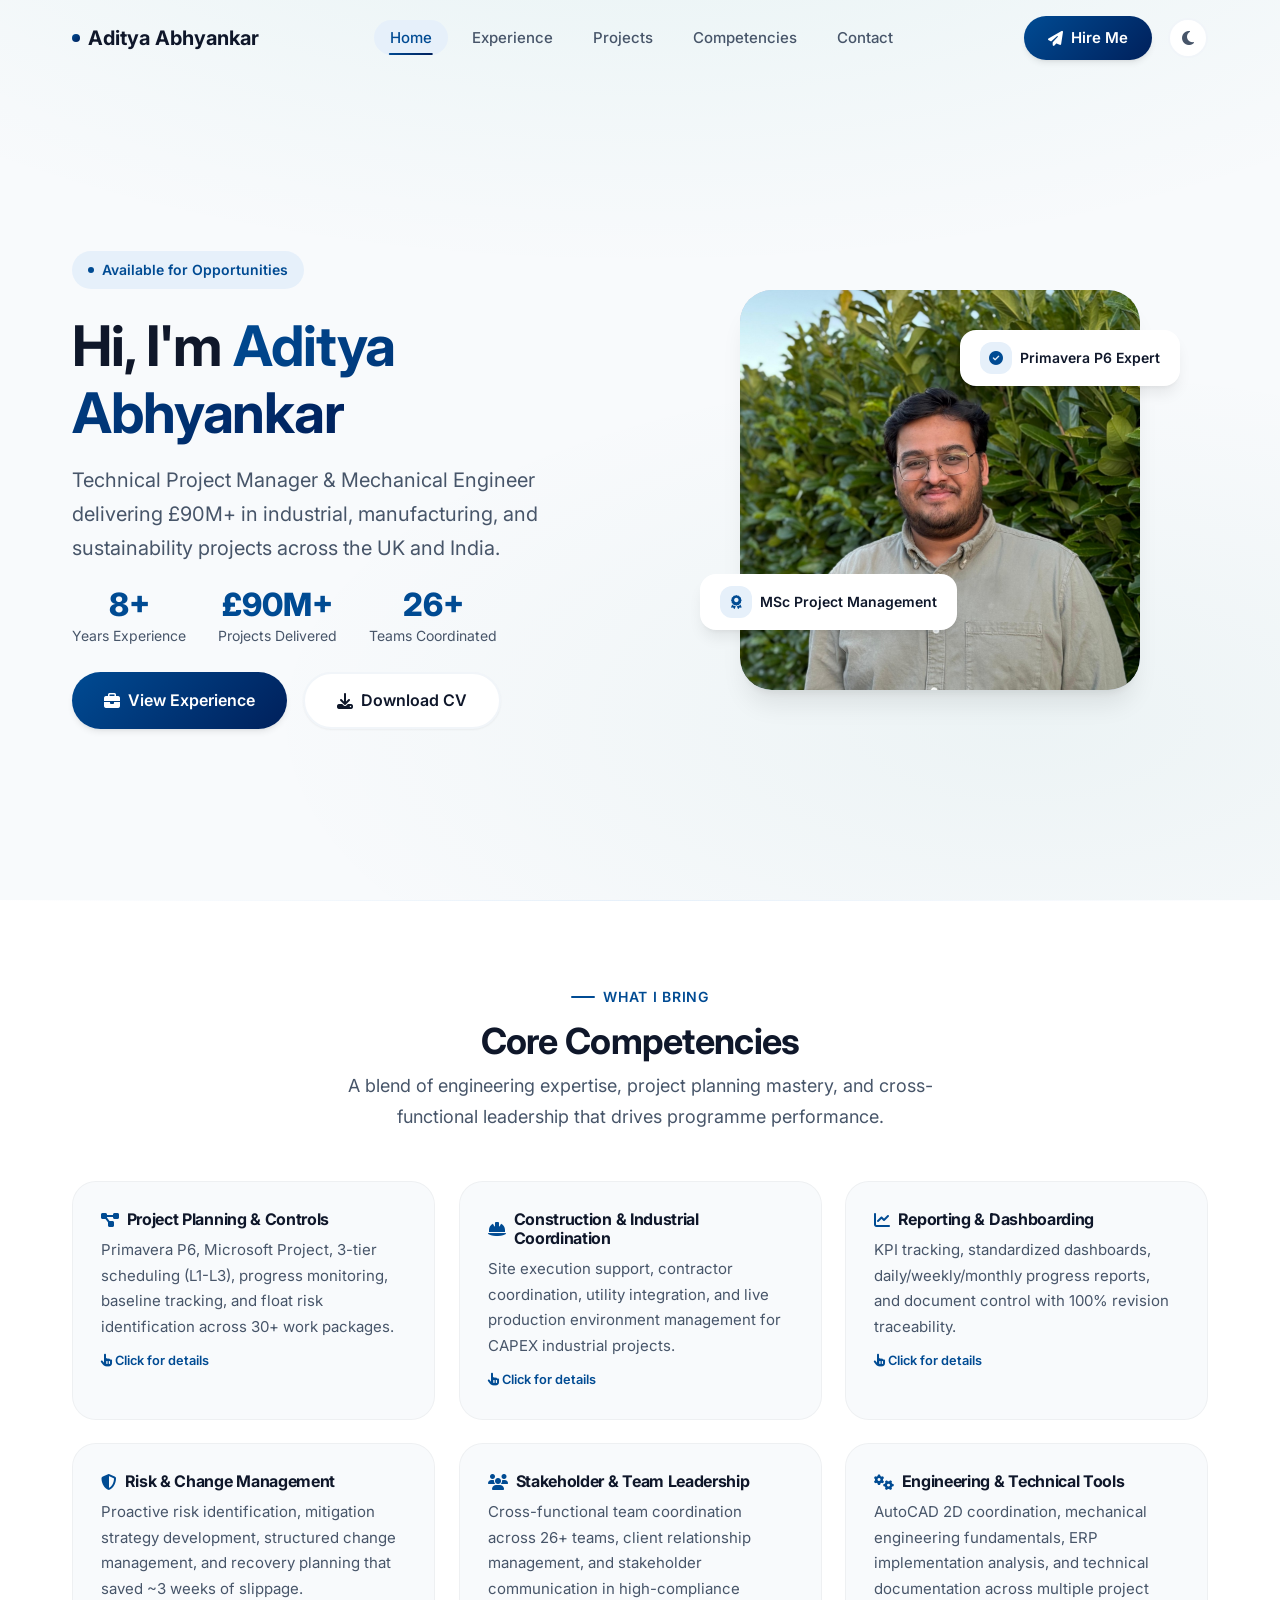
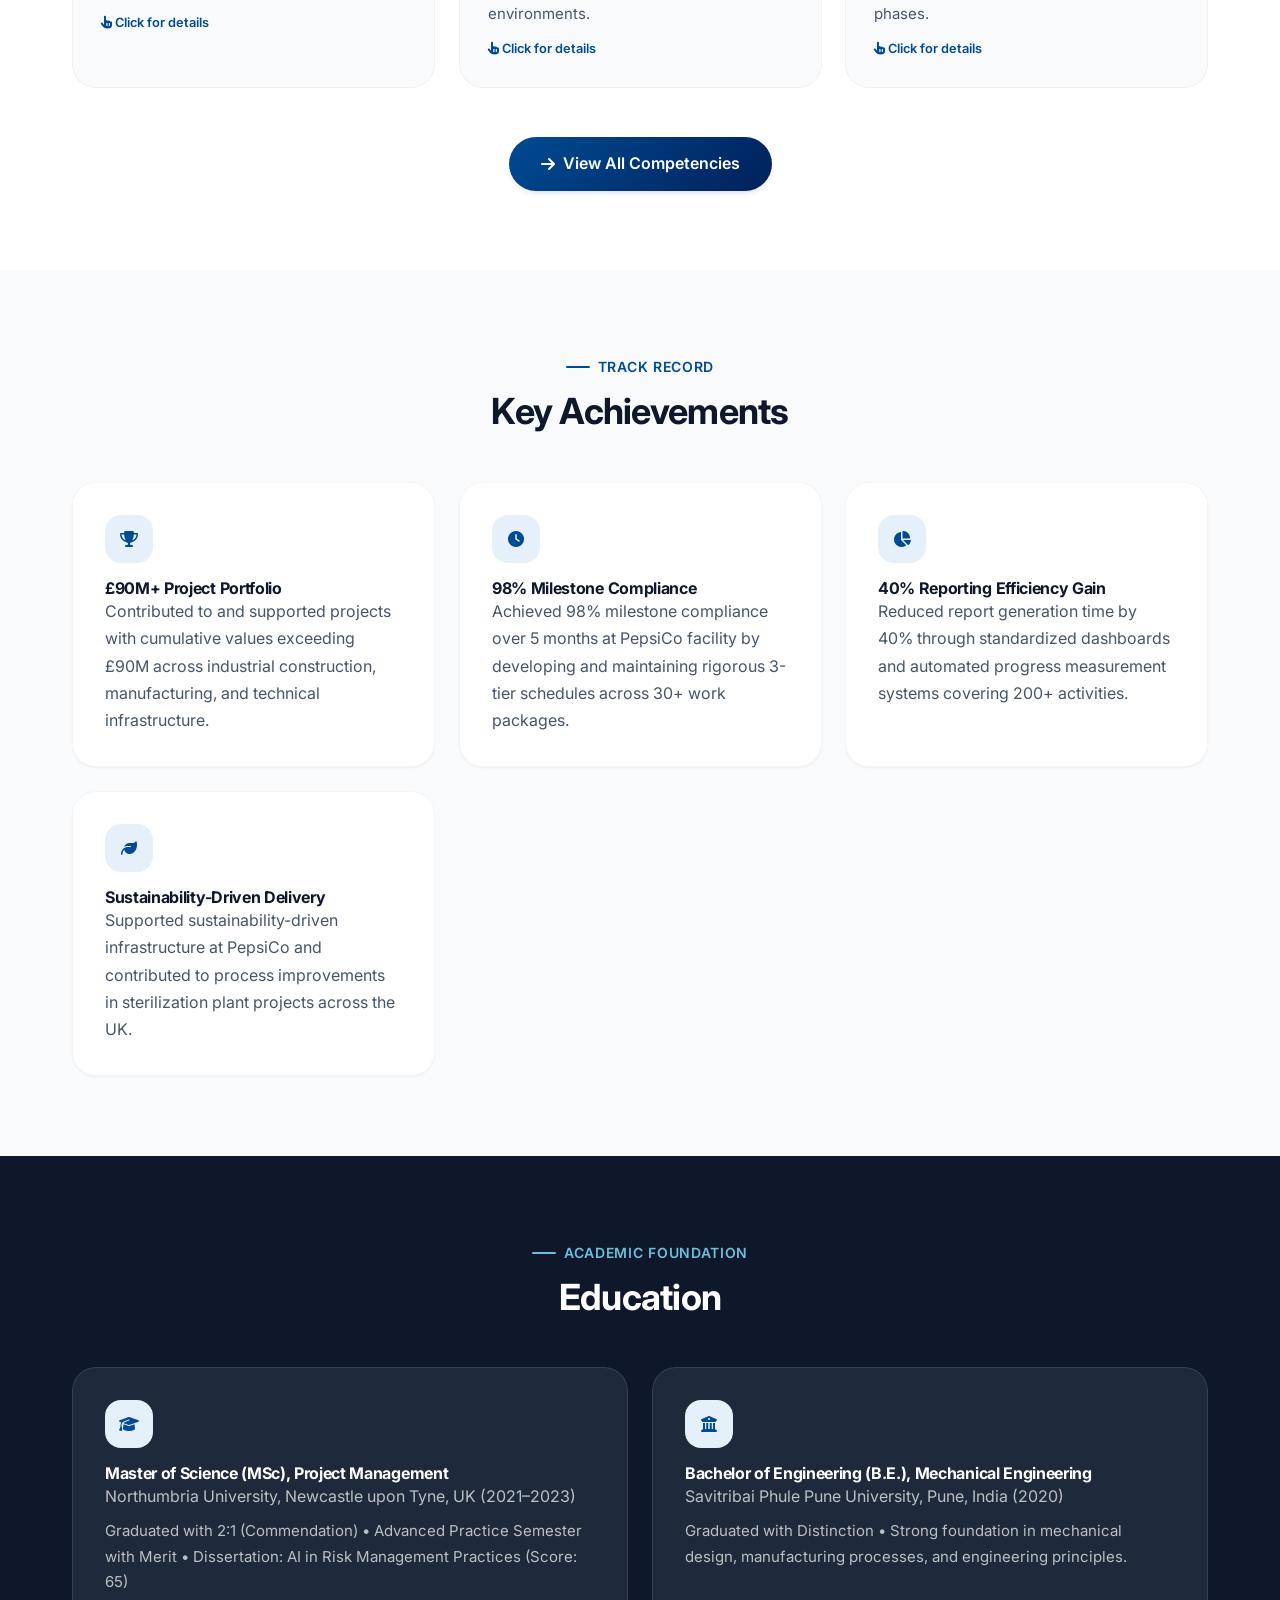
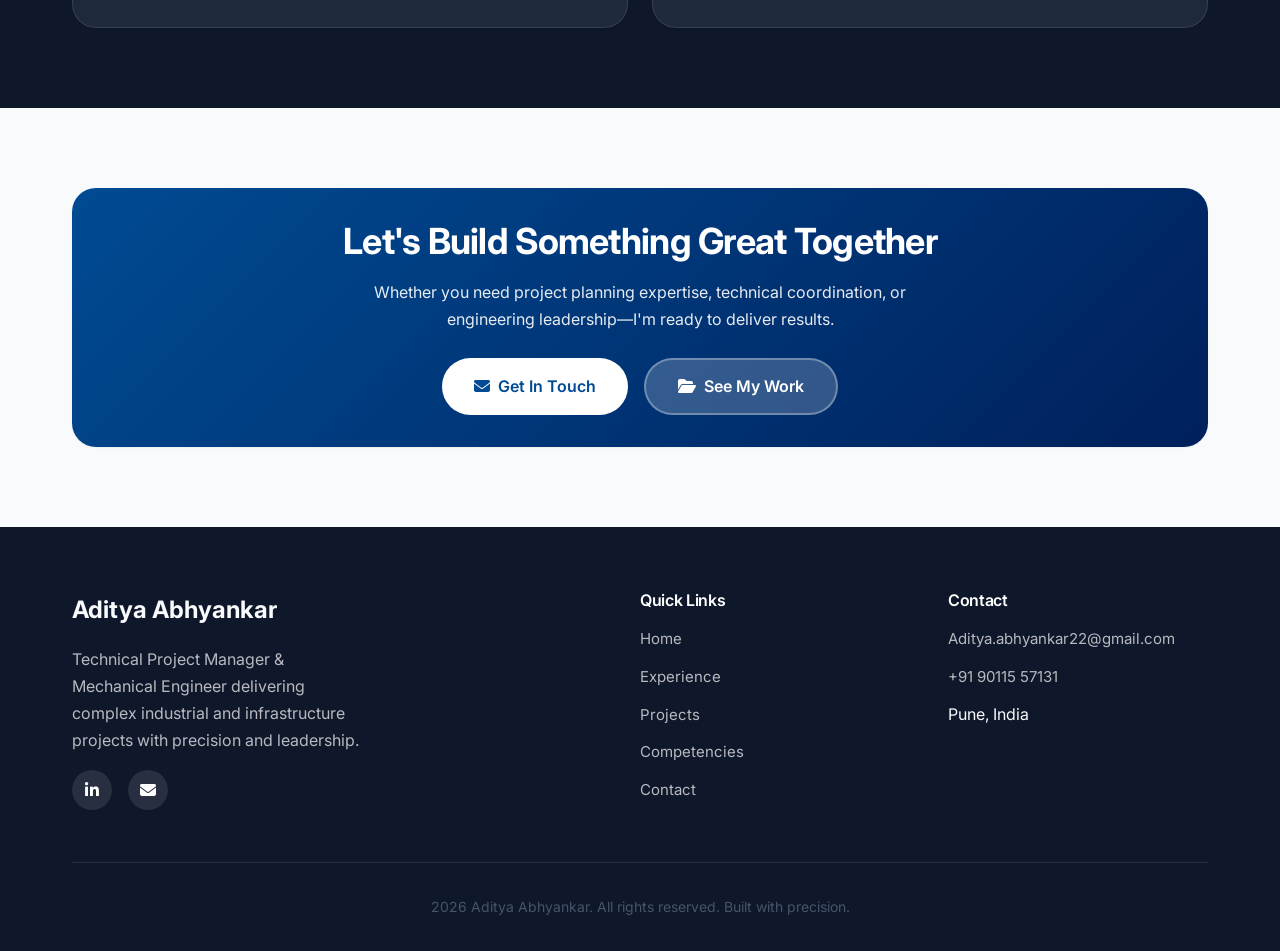
<file: index.html>
<!DOCTYPE html>
<html lang="en">
<head>
  <meta charset="UTF-8">
  <meta name="viewport" content="width=device-width, initial-scale=1.0">
  <title>Aditya Abhyankar | Project Manager & Mechanical Engineer</title>
  <meta name="description" content="Results-driven Mechanical Engineer and Technical Project Manager with 8+ years experience delivering £90M+ projects across industrial construction, manufacturing, and sustainability.">
  <link rel="preconnect" href="https://fonts.googleapis.com">
  <link rel="preconnect" href="https://fonts.gstatic.com" crossorigin>
  <link href="https://fonts.googleapis.com/css2?family=Inter:wght@400;500;600;700;800&display=swap" rel="stylesheet">
  <link rel="stylesheet" href="https://cdnjs.cloudflare.com/ajax/libs/font-awesome/6.5.1/css/all.min.css">
  <link rel="stylesheet" href="css/style.css">
</head>
<body>
  <nav class="navbar">
    <div class="container">
      <a href="index.html" class="logo">
        <span class="logo-dot"></span>
        Aditya Abhyankar
      </a>
      <ul class="nav-links">
        <li><a href="index.html" class="active">Home</a></li>
        <li><a href="experience.html">Experience</a></li>
        <li><a href="projects.html">Projects</a></li>
        <li><a href="skills.html">Competencies</a></li>
        <li><a href="contact.html">Contact</a></li>
      </ul>
      <div style="display:flex;align-items:center;gap:0.5rem;">
        <a href="contact.html" class="nav-cta">
          <i class="fas fa-paper-plane"></i> Hire Me
        </a>
        <button class="theme-toggle" aria-label="Toggle dark mode" title="Toggle dark mode">
          <i class="fas fa-moon"></i>
        </button>
      </div>
      <button class="mobile-menu-btn" aria-label="Toggle menu">
        <span></span><span></span><span></span>
      </button>
    </div>
  </nav>

  <section class="hero">
    <div class="hero-bg"></div>
    <div class="container">
      <div class="hero-grid">
        <div class="hero-content">
          <div class="hero-badge">
            <span class="dot"></span> Available for Opportunities
          </div>
          <h1>Hi, I'm <span class="gradient-text">Aditya Abhyankar</span></h1>
          <p class="hero-subtitle">
            Technical Project Manager & Mechanical Engineer delivering £90M+ in industrial, manufacturing, and sustainability projects across the UK and India.
          </p>
          <div class="hero-stats">
            <div class="stat-item">
              <div class="stat-number counter" data-target="8" data-suffix="+">0</div>
              <div class="stat-label">Years Experience</div>
            </div>
            <div class="stat-item">
              <div class="stat-number counter" data-target="90" data-prefix="£" data-suffix="M+">£0</div>
              <div class="stat-label">Projects Delivered</div>
            </div>
            <div class="stat-item">
              <div class="stat-number counter" data-target="26" data-suffix="+">0</div>
              <div class="stat-label">Teams Coordinated</div>
            </div>
          </div>
          <div class="hero-cta">
            <a href="experience.html" class="btn btn-primary">
              <i class="fas fa-briefcase"></i> View Experience
            </a>
            <a href="Aditya_Abhyankar_CV.pdf" class="btn btn-secondary" download="Aditya_Abhyankar_CV.pdf">
              <i class="fas fa-download"></i> Download CV
            </a>
          </div>
        </div>
        <div class="hero-visual">
          <div class="profile-card">
            <div class="profile-img-wrapper">
              <img src="images/1000103738.jpg" alt="Aditya Abhyankar" class="profile-img">
            </div>
            <div class="floating-badge badge-1">
              <div class="icon"><i class="fas fa-check-circle"></i></div>
              <span>Primavera P6 Expert</span>
            </div>
            <div class="floating-badge badge-2">
              <div class="icon"><i class="fas fa-award"></i></div>
              <span>MSc Project Management</span>
            </div>
          </div>
        </div>
      </div>
    </div>
  </section>

  <!-- Core Competencies - PROMINENT -->
  <section class="section competencies-section">
    <div class="container">
      <div class="section-header reveal">
        <span class="section-label">What I Bring</span>
        <h2>Core Competencies</h2>
        <p>A blend of engineering expertise, project planning mastery, and cross-functional leadership that drives programme performance.</p>
      </div>
      <div class="competencies-grid">
        <div class="competency-card reveal stagger-1" data-modal="modal-planning">
          <h4><i class="fas fa-project-diagram" style="color: var(--accent-primary);"></i> Project Planning & Controls</h4>
          <p>Primavera P6, Microsoft Project, 3-tier scheduling (L1-L3), progress monitoring, baseline tracking, and float risk identification across 30+ work packages.</p>
          <div style="margin-top:0.75rem;font-size:0.8rem;color:var(--accent-primary);font-weight:600;"><i class="fas fa-hand-pointer"></i> Click for details</div>
        </div>
        <div class="competency-card reveal stagger-2" data-modal="modal-construction">
          <h4><i class="fas fa-hard-hat" style="color: var(--accent-primary);"></i> Construction & Industrial Coordination</h4>
          <p>Site execution support, contractor coordination, utility integration, and live production environment management for CAPEX industrial projects.</p>
          <div style="margin-top:0.75rem;font-size:0.8rem;color:var(--accent-primary);font-weight:600;"><i class="fas fa-hand-pointer"></i> Click for details</div>
        </div>
        <div class="competency-card reveal stagger-3" data-modal="modal-reporting">
          <h4><i class="fas fa-chart-line" style="color: var(--accent-primary);"></i> Reporting & Dashboarding</h4>
          <p>KPI tracking, standardized dashboards, daily/weekly/monthly progress reports, and document control with 100% revision traceability.</p>
          <div style="margin-top:0.75rem;font-size:0.8rem;color:var(--accent-primary);font-weight:600;"><i class="fas fa-hand-pointer"></i> Click for details</div>
        </div>
        <div class="competency-card reveal stagger-4" data-modal="modal-risk">
          <h4><i class="fas fa-shield-alt" style="color: var(--accent-primary);"></i> Risk & Change Management</h4>
          <p>Proactive risk identification, mitigation strategy development, structured change management, and recovery planning that saved ~3 weeks of slippage.</p>
          <div style="margin-top:0.75rem;font-size:0.8rem;color:var(--accent-primary);font-weight:600;"><i class="fas fa-hand-pointer"></i> Click for details</div>
        </div>
        <div class="competency-card reveal stagger-5" data-modal="modal-stakeholder">
          <h4><i class="fas fa-users" style="color: var(--accent-primary);"></i> Stakeholder & Team Leadership</h4>
          <p>Cross-functional team coordination across 26+ teams, client relationship management, and stakeholder communication in high-compliance environments.</p>
          <div style="margin-top:0.75rem;font-size:0.8rem;color:var(--accent-primary);font-weight:600;"><i class="fas fa-hand-pointer"></i> Click for details</div>
        </div>
        <div class="competency-card reveal stagger-1" data-modal="modal-engineering">
          <h4><i class="fas fa-cogs" style="color: var(--accent-primary);"></i> Engineering & Technical Tools</h4>
          <p>AutoCAD 2D coordination, mechanical engineering fundamentals, ERP implementation analysis, and technical documentation across multiple project phases.</p>
          <div style="margin-top:0.75rem;font-size:0.8rem;color:var(--accent-primary);font-weight:600;"><i class="fas fa-hand-pointer"></i> Click for details</div>
        </div>
      </div>
      <div class="text-center mt-4 reveal">
        <a href="skills.html" class="btn btn-primary">
          <i class="fas fa-arrow-right"></i> View All Competencies
        </a>
      </div>
    </div>
  </section>

  <!-- Key Achievements -->
  <section class="section">
    <div class="container">
      <div class="section-header reveal">
        <span class="section-label">Track Record</span>
        <h2>Key Achievements</h2>
      </div>
      <div class="competencies-grid">
        <div class="card reveal stagger-1" data-modal="modal-achievement-1">
          <div class="card-icon"><i class="fas fa-trophy"></i></div>
          <h4>£90M+ Project Portfolio</h4>
          <p>Contributed to and supported projects with cumulative values exceeding £90M across industrial construction, manufacturing, and technical infrastructure.</p>
        </div>
        <div class="card reveal stagger-2" data-modal="modal-achievement-2">
          <div class="card-icon"><i class="fas fa-clock"></i></div>
          <h4>98% Milestone Compliance</h4>
          <p>Achieved 98% milestone compliance over 5 months at PepsiCo facility by developing and maintaining rigorous 3-tier schedules across 30+ work packages.</p>
        </div>
        <div class="card reveal stagger-3" data-modal="modal-achievement-3">
          <div class="card-icon"><i class="fas fa-chart-pie"></i></div>
          <h4>40% Reporting Efficiency Gain</h4>
          <p>Reduced report generation time by 40% through standardized dashboards and automated progress measurement systems covering 200+ activities.</p>
        </div>
        <div class="card reveal stagger-4" data-modal="modal-achievement-4">
          <div class="card-icon"><i class="fas fa-leaf"></i></div>
          <h4>Sustainability-Driven Delivery</h4>
          <p>Supported sustainability-driven infrastructure at PepsiCo and contributed to process improvements in sterilization plant projects across the UK.</p>
        </div>
      </div>
    </div>
  </section>

  <!-- Education -->
  <section class="section section-dark">
    <div class="container">
      <div class="section-header reveal">
        <span class="section-label">Academic Foundation</span>
        <h2>Education</h2>
      </div>
      <div class="competencies-grid">
        <div class="card reveal stagger-1" data-modal="modal-edu-msc">
          <div class="card-icon"><i class="fas fa-graduation-cap"></i></div>
          <h4>Master of Science (MSc), Project Management</h4>
          <p>Northumbria University, Newcastle upon Tyne, UK (2021–2023)</p>
          <p style="margin-top: 0.5rem; font-size: 0.9375rem;">Graduated with 2:1 (Commendation) • Advanced Practice Semester with Merit • Dissertation: AI in Risk Management Practices (Score: 65)</p>
        </div>
        <div class="card reveal stagger-2" data-modal="modal-edu-be">
          <div class="card-icon"><i class="fas fa-university"></i></div>
          <h4>Bachelor of Engineering (B.E.), Mechanical Engineering</h4>
          <p>Savitribai Phule Pune University, Pune, India (2020)</p>
          <p style="margin-top: 0.5rem; font-size: 0.9375rem;">Graduated with Distinction • Strong foundation in mechanical design, manufacturing processes, and engineering principles.</p>
        </div>
      </div>
    </div>
  </section>

  <!-- CTA -->
  <section class="section" style="padding-bottom: 5rem;">
    <div class="container">
      <div class="card reveal text-center" style="background: var(--accent-gradient); color: white; border: none; cursor: default;">
        <h2 style="color: white; margin-bottom: 1rem;">Let's Build Something Great Together</h2>
        <p style="color: rgba(255,255,255,0.9); max-width: 600px; margin: 0 auto 1.5rem;">
          Whether you need project planning expertise, technical coordination, or engineering leadership—I'm ready to deliver results.
        </p>
        <div style="display: flex; gap: 1rem; justify-content: center; flex-wrap: wrap;">
          <a href="contact.html" class="btn" style="background: white; color: var(--accent-primary);">
            <i class="fas fa-envelope"></i> Get In Touch
          </a>
          <a href="projects.html" class="btn" style="background: rgba(255,255,255,0.2); color: white; border: 2px solid rgba(255,255,255,0.3);">
            <i class="fas fa-folder-open"></i> See My Work
          </a>
        </div>
      </div>
    </div>
  </section>

  <!-- Footer -->
  <footer class="footer">
    <div class="container">
      <div class="footer-grid">
        <div>
          <div class="footer-brand">Aditya Abhyankar</div>
          <p class="footer-desc">Technical Project Manager & Mechanical Engineer delivering complex industrial and infrastructure projects with precision and leadership.</p>
          <div class="social-links">
            <a href="https://www.linkedin.com/in/aditya-abhyankar-249370194" target="_blank" class="social-link" aria-label="LinkedIn"><i class="fab fa-linkedin-in"></i></a>
            <a href="mailto:Aditya.abhyankar22@gmail.com" class="social-link" aria-label="Email"><i class="fas fa-envelope"></i></a>
          </div>
        </div>
        <div>
          <h4 class="footer-title">Quick Links</h4>
          <ul class="footer-links">
            <li><a href="index.html">Home</a></li>
            <li><a href="experience.html">Experience</a></li>
            <li><a href="projects.html">Projects</a></li>
            <li><a href="skills.html">Competencies</a></li>
            <li><a href="contact.html">Contact</a></li>
          </ul>
        </div>
        <div>
          <h4 class="footer-title">Contact</h4>
          <ul class="footer-links">
            <li><a href="mailto:Aditya.abhyankar22@gmail.com?subject=Contact from Portfolio">Aditya.abhyankar22@gmail.com</a></li>
            <li><a href="tel:+919011557131">+91 90115 57131</a></li>
            <li><span>Pune, India</span></li>
          </ul>
        </div>
      </div>
      <div class="footer-bottom">
        <p> 2026 Aditya Abhyankar. All rights reserved. Built with precision.</p>
      </div>
    </div>
  </footer>

  <!-- Modals -->
  <div class="modal-overlay" id="modal-planning">
    <div class="modal-content">
      <div class="modal-header">
        <h3><i class="fas fa-project-diagram" style="color:var(--accent-primary);margin-right:0.5rem;"></i>Project Planning & Controls</h3>
        <button class="modal-close"><i class="fas fa-times"></i></button>
      </div>
      <div class="modal-body">
        <p style="margin-bottom:1rem;">Deep expertise in enterprise-level project planning and controls across industrial and construction environments.</p>
        <h4>Key Capabilities</h4>
        <ul>
          <li>Primavera P6 advanced scheduling with resource loading and cost integration</li>
          <li>Microsoft Project / Planner for agile and hybrid delivery models</li>
          <li>3-tier scheduling architecture (L1 Master, L2 Summary, L3 Detailed)</li>
          <li>Progress S-curve development and earned value analysis</li>
          <li>Critical path analysis and float management</li>
          <li>Baseline maintenance and schedule variance reporting (±5% accuracy)</li>
          <li>Lookahead planning (daily/weekly) with subcontractor coordination</li>
        </ul>
        <h4>Tools & Certifications</h4>
        <div class="modal-tags">
          <span class="modal-tag">Primavera P6</span>
          <span class="modal-tag">Microsoft Project</span>
          <span class="modal-tag">Microsoft Planner</span>
          <span class="modal-tag">Jira</span>
          <span class="modal-tag">Asana</span>
          <span class="modal-tag">Monday.com</span>
          <span class="modal-tag">Trello</span>
        </div>
      </div>
    </div>
  </div>

  <div class="modal-overlay" id="modal-construction">
    <div class="modal-content">
      <div class="modal-header">
        <h3><i class="fas fa-hard-hat" style="color:var(--accent-primary);margin-right:0.5rem;"></i>Construction & Industrial Coordination</h3>
        <button class="modal-close"><i class="fas fa-times"></i></button>
      </div>
      <div class="modal-body">
        <p style="margin-bottom:1rem;">Hands-on experience coordinating complex industrial construction projects within live production environments.</p>
        <h4>Key Capabilities</h4>
        <ul>
          <li>Site execution support for beverage manufacturing facilities</li>
          <li>Utility integration (electrical, mechanical, HVAC, piping)</li>
          <li>Subcontractor management across 20+ teams simultaneously</li>
          <li>Workfront conflict resolution reducing delays by 30%</li>
          <li>CAPEX project delivery from concept to commissioning</li>
          <li>Document control for 300+ drawings with 100% traceability</li>
          <li>Quality assurance and compliance in high-regulation environments</li>
        </ul>
        <h4>Sectors</h4>
        <div class="modal-tags">
          <span class="modal-tag">Industrial Manufacturing</span>
          <span class="modal-tag">Beverage Production</span>
          <span class="modal-tag">Sterilization Plants</span>
          <span class="modal-tag">Utility Systems</span>
          <span class="modal-tag">Infrastructure</span>
        </div>
      </div>
    </div>
  </div>

  <div class="modal-overlay" id="modal-reporting">
    <div class="modal-content">
      <div class="modal-header">
        <h3><i class="fas fa-chart-line" style="color:var(--accent-primary);margin-right:0.5rem;"></i>Reporting & Dashboarding</h3>
        <button class="modal-close"><i class="fas fa-times"></i></button>
      </div>
      <div class="modal-body">
        <p style="margin-bottom:1rem;">Expert in transforming raw project data into actionable insights through structured reporting and visual dashboards.</p>
        <h4>Key Capabilities</h4>
        <ul>
          <li>Daily, weekly, and monthly progress report generation</li>
          <li>Standardized dashboard creation reducing report time by 40%</li>
          <li>KPI tracking and performance metric visualization</li>
          <li>Progress measurement systems covering 200+ activities</li>
          <li>Schedule variance analysis within ±5% accuracy</li>
          <li>Resource utilization tracking and forecasting</li>
          <li>Executive-level presentation and stakeholder communication</li>
        </ul>
        <h4>Reporting Tools</h4>
        <div class="modal-tags">
          <span class="modal-tag">Microsoft Excel</span>
          <span class="modal-tag">PowerPoint</span>
          <span class="modal-tag">Power BI</span>
          <span class="modal-tag">KPI Dashboards</span>
          <span class="modal-tag">Data Tracking</span>
        </div>
      </div>
    </div>
  </div>

  <div class="modal-overlay" id="modal-risk">
    <div class="modal-content">
      <div class="modal-header">
        <h3><i class="fas fa-shield-alt" style="color:var(--accent-primary);margin-right:0.5rem;"></i>Risk & Change Management</h3>
        <button class="modal-close"><i class="fas fa-times"></i></button>
      </div>
      <div class="modal-body">
        <p style="margin-bottom:1rem;">Proactive risk management approach that identifies threats early and implements structured mitigation strategies.</p>
        <h4>Key Capabilities</h4>
        <ul>
          <li>Proactive risk identification across 15+ float risks</li>
          <li>Structured risk analysis reducing project risks by 30%</li>
          <li>Critical delay escalation and recovery action planning</li>
          <li>Change management process implementation</li>
          <li>Document control with zero approval delays over 6 months</li>
          <li>Contingency planning and buffer management</li>
          <li>Risk register maintenance and monitoring</li>
        </ul>
        <h4>Methodologies</h4>
        <div class="modal-tags">
          <span class="modal-tag">Risk Registers</span>
          <span class="modal-tag">Monte Carlo Analysis</span>
          <span class="modal-tag">What-If Scenarios</span>
          <span class="modal-tag">Change Control</span>
          <span class="modal-tag">Recovery Planning</span>
        </div>
      </div>
    </div>
  </div>

  <div class="modal-overlay" id="modal-stakeholder">
    <div class="modal-content">
      <div class="modal-header">
        <h3><i class="fas fa-users" style="color:var(--accent-primary);margin-right:0.5rem;"></i>Stakeholder & Team Leadership</h3>
        <button class="modal-close"><i class="fas fa-times"></i></button>
      </div>
      <div class="modal-body">
        <p style="margin-bottom:1rem;">Proven ability to align diverse teams and stakeholders toward common project objectives in complex environments.</p>
        <h4>Key Capabilities</h4>
        <ul>
          <li>Cross-functional team coordination across 26+ teams</li>
          <li>Client relationship management at executive level</li>
          <li>Subcontractor and vendor performance management</li>
          <li>Stakeholder communication in high-compliance environments</li>
          <li>Conflict resolution and negotiation</li>
          <li>Resource planning and team capacity optimization</li>
          <li>Leadership in both Agile and Waterfall environments</li>
        </ul>
        <h4>Stakeholder Groups</h4>
        <div class="modal-tags">
          <span class="modal-tag">Site Execution</span>
          <span class="modal-tag">Engineering</span>
          <span class="modal-tag">Contractors</span>
          <span class="modal-tag">Consultants</span>
          <span class="modal-tag">Client Leadership</span>
          <span class="modal-tag">Quality Teams</span>
        </div>
      </div>
    </div>
  </div>

  <div class="modal-overlay" id="modal-engineering">
    <div class="modal-content">
      <div class="modal-header">
        <h3><i class="fas fa-cogs" style="color:var(--accent-primary);margin-right:0.5rem;"></i>Engineering & Technical Tools</h3>
        <button class="modal-close"><i class="fas fa-times"></i></button>
      </div>
      <div class="modal-body">
        <p style="margin-bottom:1rem;">Strong mechanical engineering foundation combined with modern technical tools for design, coordination, and analysis.</p>
        <h4>Key Capabilities</h4>
        <ul>
          <li>AutoCAD 2D coordination, drawing review, and as-built documentation</li>
          <li>Mechanical engineering design and analysis fundamentals</li>
          <li>ERP implementation analysis and process improvement</li>
          <li>Technical documentation and specification writing</li>
          <li>3D modeling and fabrication planning</li>
          <li>FEA simulation and structural analysis</li>
          <li>CAM programming for CNC manufacturing</li>
        </ul>
        <h4>Software Proficiency</h4>
        <div class="modal-tags">
          <span class="modal-tag">AutoCAD</span>
          <span class="modal-tag">SolidWorks</span>
          <span class="modal-tag">Autodesk Inventor</span>
          <span class="modal-tag">Pro/ENGINEER (Creo)</span>
          <span class="modal-tag">ANSYS</span>
          <span class="modal-tag">Mastercam</span>
        </div>
      </div>
    </div>
  </div>

  <div class="modal-overlay" id="modal-achievement-1">
    <div class="modal-content">
      <div class="modal-header"><h3>£90M+ Project Portfolio</h3><button class="modal-close"><i class="fas fa-times"></i></button></div>
      <div class="modal-body">
        <p>Over my career, I have contributed to and supported projects with cumulative values exceeding £90 million. This portfolio spans:</p>
        <ul>
          <li>Industrial beverage manufacturing facilities (PepsiCo)</li>
          <li>Large-scale sterilization plant infrastructure (Revolution-ZERO, £3M+ CAPEX)</li>
          <li>ERP digital transformation programmes</li>
          <li>NHS enterprise IT migration projects</li>
          <li>University-wide diversity and inclusion strategic initiatives</li>
        </ul>
        <p>My role has ranged from planning engineer and project coordinator to technical project manager, giving me end-to-end visibility across the project lifecycle.</p>
      </div>
    </div>
  </div>

  <div class="modal-overlay" id="modal-achievement-2">
    <div class="modal-content">
      <div class="modal-header"><h3>98% Milestone Compliance</h3><button class="modal-close"><i class="fas fa-times"></i></button></div>
      <div class="modal-body">
        <p>At the PepsiCo beverage manufacturing facility in Pune, India, I developed and maintained rigorous 3-tier schedules across 30+ work packages.</p>
        <ul>
          <li>Achieved 98% milestone compliance over a 5-month period</li>
          <li>Implemented progress measurement system covering 200+ activities</li>
          <li>Tracked schedule variance to within ±5% accuracy</li>
          <li>Coordinated daily and weekly lookaheads with 20+ subcontractor teams</li>
          <li>Reduced workfront conflicts by 30% through proactive planning</li>
        </ul>
      </div>
    </div>
  </div>

  <div class="modal-overlay" id="modal-achievement-3">
    <div class="modal-content">
      <div class="modal-header"><h3>40% Reporting Efficiency Gain</h3><button class="modal-close"><i class="fas fa-times"></i></button></div>
      <div class="modal-body">
        <p>By standardizing reporting templates and implementing automated dashboard systems, I transformed the project reporting workflow:</p>
        <ul>
          <li>Reduced report generation time by 40%</li>
          <li>Created standardized daily, weekly, and monthly report templates</li>
          <li>Implemented automated KPI tracking dashboards</li>
          <li>Established single-source-of-truth for progress data</li>
          <li>Enabled real-time visibility for leadership and client reviews</li>
        </ul>
      </div>
    </div>
  </div>

  <div class="modal-overlay" id="modal-achievement-4">
    <div class="modal-content">
      <div class="modal-header"><h3>Sustainability-Driven Delivery</h3><button class="modal-close"><i class="fas fa-times"></i></button></div>
      <div class="modal-body">
        <p>Sustainability is integrated into my project delivery approach:</p>
        <ul>
          <li>Supported sustainability-driven infrastructure at PepsiCo beverage facility</li>
          <li>Contributed to process improvements in UK sterilization plants</li>
          <li>Advocated for resource-efficient scheduling and waste reduction</li>
          <li>Aligned project delivery with environmental compliance requirements</li>
        </ul>
      </div>
    </div>
  </div>

  <div class="modal-overlay" id="modal-edu-msc">
    <div class="modal-content">
      <div class="modal-header"><h3>MSc Project Management – Northumbria University</h3><button class="modal-close"><i class="fas fa-times"></i></button></div>
      <div class="modal-body">
        <p><strong>Degree:</strong> Master of Science (MSc), Project Management<br>
        <strong>University:</strong> Northumbria University, Newcastle upon Tyne, UK<br>
        <strong>Period:</strong> 2021 – 2023<br>
        <strong>Result:</strong> 2:1 (Commendation) with Merit in Advanced Practice Semester</p>
        <h4>Dissertation</h4>
        <p><em>"Investigating the Feasibility of Artificial Intelligence in Risk Management Practices"</em></p>
        <ul>
          <li>Quantitative research study exploring AI in project risk identification, analysis, and mitigation</li>
          <li>Dissertation Score: 65</li>
          <li>Focused on complex project environments and machine learning applications</li>
        </ul>
      </div>
    </div>
  </div>

  <div class="modal-overlay" id="modal-edu-be">
    <div class="modal-content">
      <div class="modal-header"><h3>B.E. Mechanical Engineering – Pune University</h3><button class="modal-close"><i class="fas fa-times"></i></button></div>
      <div class="modal-body">
        <p><strong>Degree:</strong> Bachelor of Engineering (B.E.), Mechanical Engineering<br>
        <strong>University:</strong> Savitribai Phule Pune University, Pune, India<br>
        <strong>Year:</strong> 2020<br>
        <strong>Result:</strong> Graduated with Distinction</p>
        <h4>Core Areas</h4>
        <ul>
          <li>Mechanical Design & Machine Drawing</li>
          <li>Thermodynamics & Fluid Mechanics</li>
          <li>Manufacturing Processes & CNC Programming</li>
          <li>Strength of Materials & Structural Analysis</li>
          <li>Industrial Engineering & Operations Management</li>
        </ul>
      </div>
    </div>
  </div>

  <script src="js/main.js"></script>
</body>
</html>
</file>
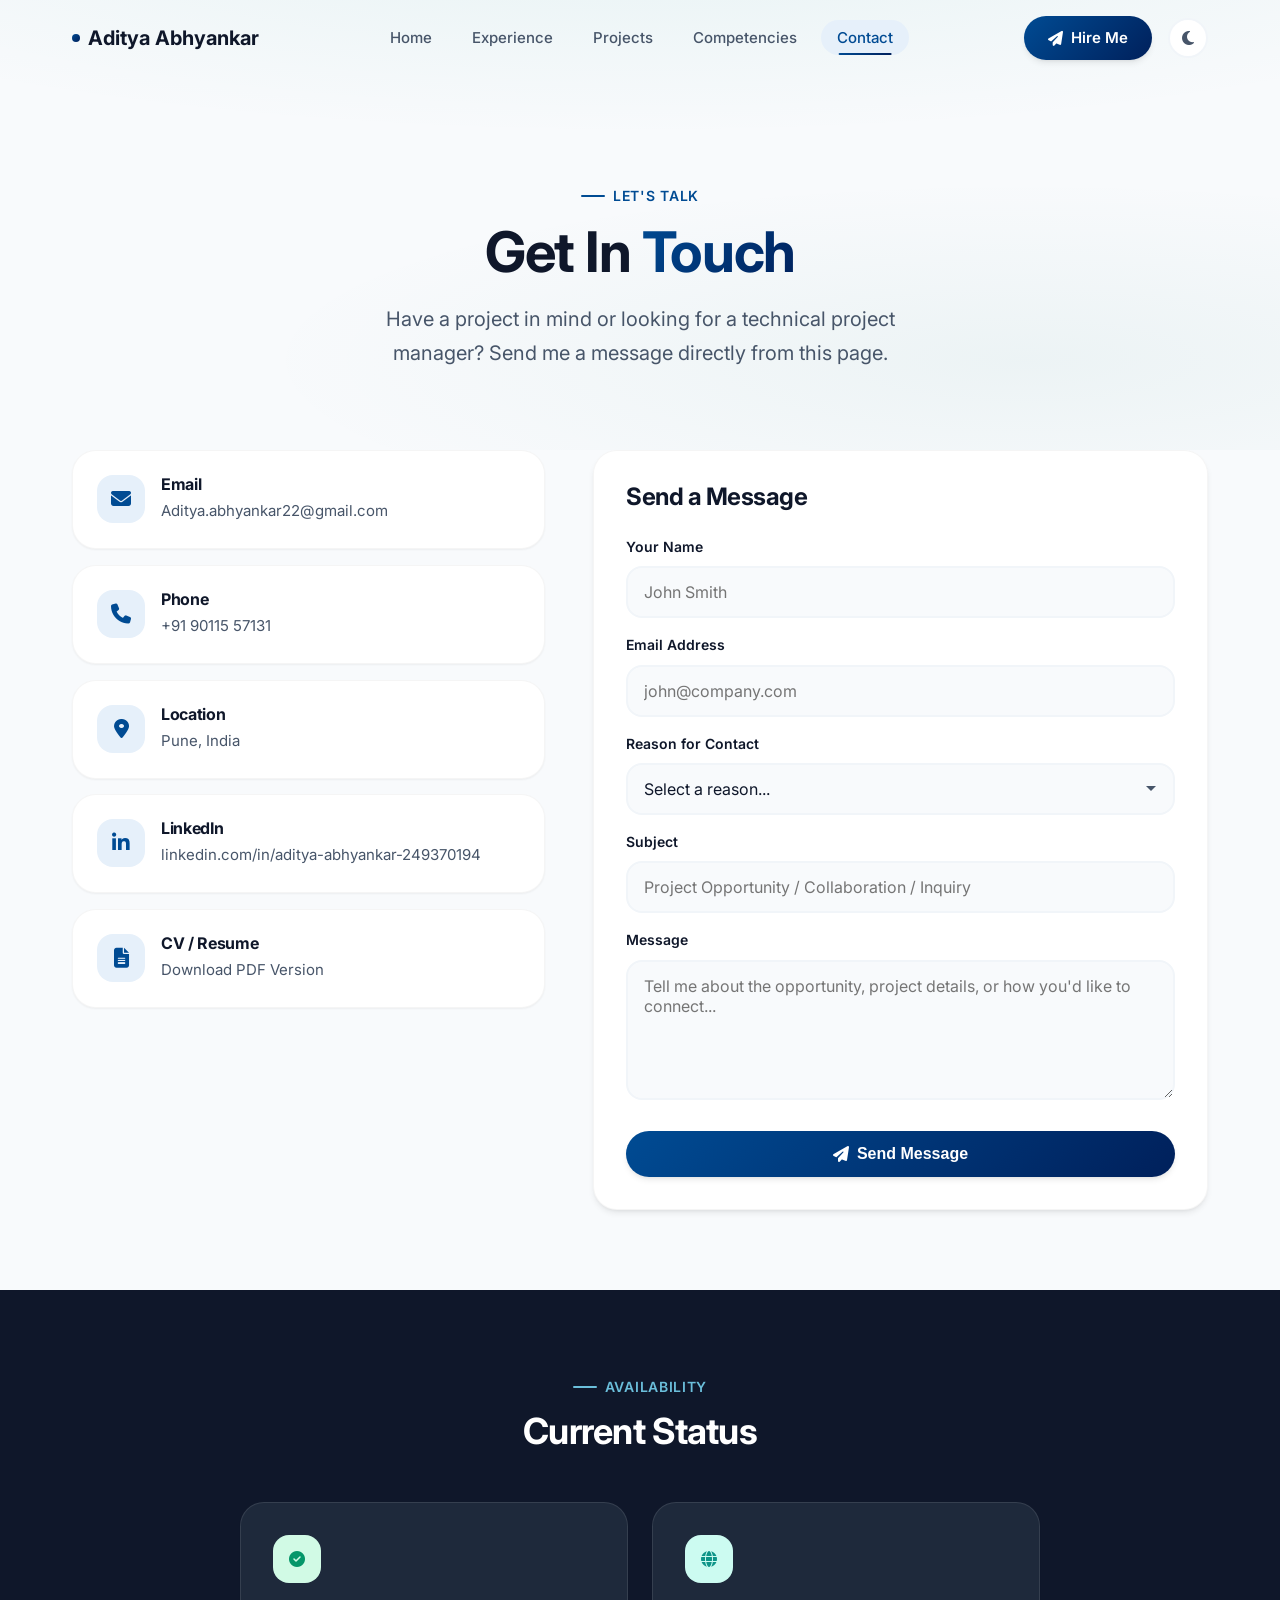
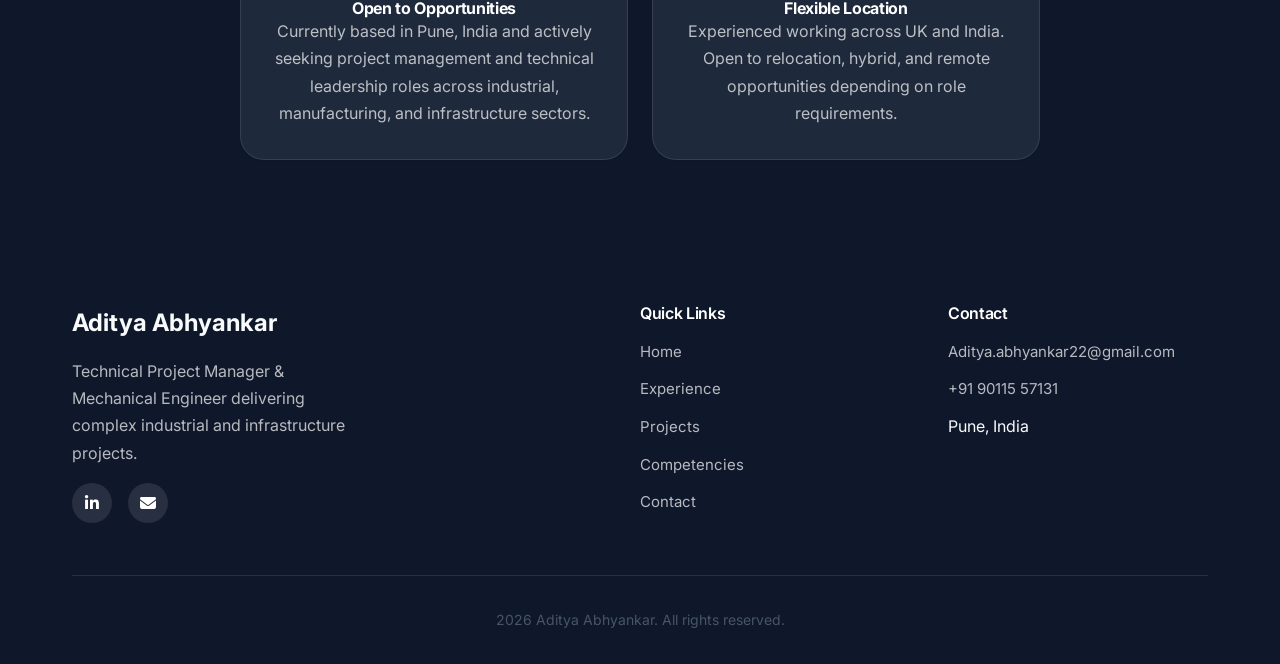
<file: contact.html>
<!DOCTYPE html>
<html lang="en">
<head>
  <meta charset="UTF-8">
  <meta name="viewport" content="width=device-width, initial-scale=1.0">
  <title>Contact | Aditya Abhyankar - Let's Connect</title>
  <meta name="description" content="Get in touch with Aditya Abhyankar for project management, engineering, and technical leadership opportunities across UK and India.">
  <link rel="preconnect" href="https://fonts.googleapis.com">
  <link rel="preconnect" href="https://fonts.gstatic.com" crossorigin>
  <link href="https://fonts.googleapis.com/css2?family=Inter:wght@400;500;600;700;800&display=swap" rel="stylesheet">
  <link rel="stylesheet" href="https://cdnjs.cloudflare.com/ajax/libs/font-awesome/6.5.1/css/all.min.css">
  <link rel="stylesheet" href="css/style.css">
</head>
<body>
  <nav class="navbar">
    <div class="container">
      <a href="index.html" class="logo"><span class="logo-dot"></span> Aditya Abhyankar</a>
      <ul class="nav-links">
        <li><a href="index.html">Home</a></li>
        <li><a href="experience.html">Experience</a></li>
        <li><a href="projects.html">Projects</a></li>
        <li><a href="skills.html">Competencies</a></li>
        <li><a href="contact.html" class="active">Contact</a></li>
      </ul>
      <div style="display:flex;align-items:center;gap:0.5rem;">
        <a href="contact.html" class="nav-cta"><i class="fas fa-paper-plane"></i> Hire Me</a>
        <button class="theme-toggle" aria-label="Toggle dark mode"><i class="fas fa-moon"></i></button>
      </div>
      <button class="mobile-menu-btn" aria-label="Toggle menu"><span></span><span></span><span></span></button>
    </div>
  </nav>

  <section class="hero" style="min-height: 50vh; padding-top: 100px;">
    <div class="hero-bg"></div>
    <div class="container">
      <div class="text-center reveal">
        <span class="section-label">Let's Talk</span>
        <h1>Get In <span class="gradient-text">Touch</span></h1>
        <p class="hero-subtitle" style="max-width: 600px; margin: 0 auto;">
          Have a project in mind or looking for a technical project manager? Send me a message directly from this page.
        </p>
      </div>
    </div>
  </section>

  <section class="section" style="padding-top: 0;">
    <div class="container">
      <div class="contact-grid">
        <div class="contact-info">
          <div class="contact-card reveal stagger-1">
            <div class="contact-icon"><i class="fas fa-envelope"></i></div>
            <div class="contact-detail"><h4>Email</h4><a href="mailto:Aditya.abhyankar22@gmail.com?subject=Contact from Portfolio">Aditya.abhyankar22@gmail.com</a></div>
          </div>
          <div class="contact-card reveal stagger-2">
            <div class="contact-icon"><i class="fas fa-phone"></i></div>
            <div class="contact-detail"><h4>Phone</h4><a href="tel:+919011557131">+91 90115 57131</a></div>
          </div>
          <div class="contact-card reveal stagger-3">
            <div class="contact-icon"><i class="fas fa-map-marker-alt"></i></div>
            <div class="contact-detail"><h4>Location</h4><p>Pune, India</p></div>
          </div>
          <div class="contact-card reveal stagger-4">
            <div class="contact-icon"><i class="fab fa-linkedin-in"></i></div>
            <div class="contact-detail"><h4>LinkedIn</h4><a href="https://www.linkedin.com/in/aditya-abhyankar-249370194" target="_blank">linkedin.com/in/aditya-abhyankar-249370194</a></div>
          </div>
          <div class="contact-card reveal stagger-5">
            <div class="contact-icon"><i class="fas fa-file-alt"></i></div>
            <div class="contact-detail"><h4>CV / Resume</h4><a href="Aditya_Abhyankar_CV.pdf" download="Aditya_Abhyankar_CV.pdf">Download PDF Version</a></div>
          </div>
        </div>

        <div class="contact-form-wrapper reveal">
          <h3 style="margin-bottom: 1.5rem;">Send a Message</h3>
          <form id="contactForm" action="https://api.web3forms.com/submit" method="POST">
            <input type="hidden" name="access_key" value="e556db48-9042-4daa-9ee9-b294963e883f">
            <input type="hidden" name="subject" value="New Portfolio Contact Message">
            <input type="hidden" name="from_name" value="Portfolio Contact Form">

            <div class="form-group">
              <label for="name" class="form-label">Your Name</label>
              <input type="text" id="name" name="name" class="form-input" placeholder="John Smith" required>
            </div>

            <div class="form-group">
              <label for="email" class="form-label">Email Address</label>
              <input type="email" id="email" name="email" class="form-input" placeholder="john@company.com" required>
            </div>

            <div class="form-group">
              <label for="reason" class="form-label">Reason for Contact</label>
              <select id="reason" name="reason" class="form-select" required>
                <option value="" disabled selected>Select a reason...</option>
                <option value="job-opportunity">Job Opportunity / Full-Time Role</option>
                <option value="contract-project">Contract / Project Work</option>
                <option value="consulting">Consulting / Advisory</option>
                <option value="collaboration">Collaboration / Partnership</option>
                <option value="networking">Networking / General Inquiry</option>
                <option value="other">Other</option>
              </select>
            </div>

            <div class="form-group">
              <label for="subject_field" class="form-label">Subject</label>
              <input type="text" id="subject_field" name="subject_field" class="form-input" placeholder="Project Opportunity / Collaboration / Inquiry" required>
            </div>

            <div class="form-group">
              <label for="message" class="form-label">Message</label>
              <textarea id="message" name="message" class="form-textarea" placeholder="Tell me about the opportunity, project details, or how you'd like to connect..." required></textarea>
            </div>

            <input type="checkbox" name="botcheck" style="display: none;">

            <button type="submit" class="btn btn-primary form-submit">
              <i class="fas fa-paper-plane"></i> Send Message
            </button>

            <div id="formStatus" class="form-status"></div>
          </form>
        </div>
      </div>
    </div>
  </section>

  <section class="section section-dark">
    <div class="container">
      <div class="section-header reveal">
        <span class="section-label">Availability</span>
        <h2>Current Status</h2>
      </div>
      <div class="competencies-grid" style="max-width: 800px; margin: 0 auto;">
        <div class="card reveal stagger-1 text-center">
          <div class="card-icon" style="background: #d1fae5; color: #059669;"><i class="fas fa-check-circle"></i></div>
          <h4>Open to Opportunities</h4>
          <p>Currently based in Pune, India and actively seeking project management and technical leadership roles across industrial, manufacturing, and infrastructure sectors.</p>
        </div>
        <div class="card reveal stagger-2 text-center">
          <div class="card-icon" style="background: #ccfbf1; color: #0d9488;"><i class="fas fa-globe"></i></div>
          <h4>Flexible Location</h4>
          <p>Experienced working across UK and India. Open to relocation, hybrid, and remote opportunities depending on role requirements.</p>
        </div>
      </div>
    </div>
  </section>

  <footer class="footer">
    <div class="container">
      <div class="footer-grid">
        <div>
          <div class="footer-brand">Aditya Abhyankar</div>
          <p class="footer-desc">Technical Project Manager & Mechanical Engineer delivering complex industrial and infrastructure projects.</p>
          <div class="social-links">
            <a href="https://www.linkedin.com/in/aditya-abhyankar-249370194" target="_blank" class="social-link" aria-label="LinkedIn"><i class="fab fa-linkedin-in"></i></a>
            <a href="mailto:Aditya.abhyankar22@gmail.com" class="social-link" aria-label="Email"><i class="fas fa-envelope"></i></a>
          </div>
        </div>
        <div>
          <h4 class="footer-title">Quick Links</h4>
          <ul class="footer-links">
            <li><a href="index.html">Home</a></li>
            <li><a href="experience.html">Experience</a></li>
            <li><a href="projects.html">Projects</a></li>
            <li><a href="skills.html">Competencies</a></li>
            <li><a href="contact.html">Contact</a></li>
          </ul>
        </div>
        <div>
          <h4 class="footer-title">Contact</h4>
          <ul class="footer-links">
            <li><a href="mailto:Aditya.abhyankar22@gmail.com?subject=Contact from Portfolio">Aditya.abhyankar22@gmail.com</a></li>
            <li><a href="tel:+919011557131">+91 90115 57131</a></li>
            <li><span>Pune, India</span></li>
          </ul>
        </div>
      </div>
      <div class="footer-bottom"><p> 2026 Aditya Abhyankar. All rights reserved.</p></div>
    </div>
  </footer>

  <script src="js/main.js"></script>
</body>
</html>
</file>
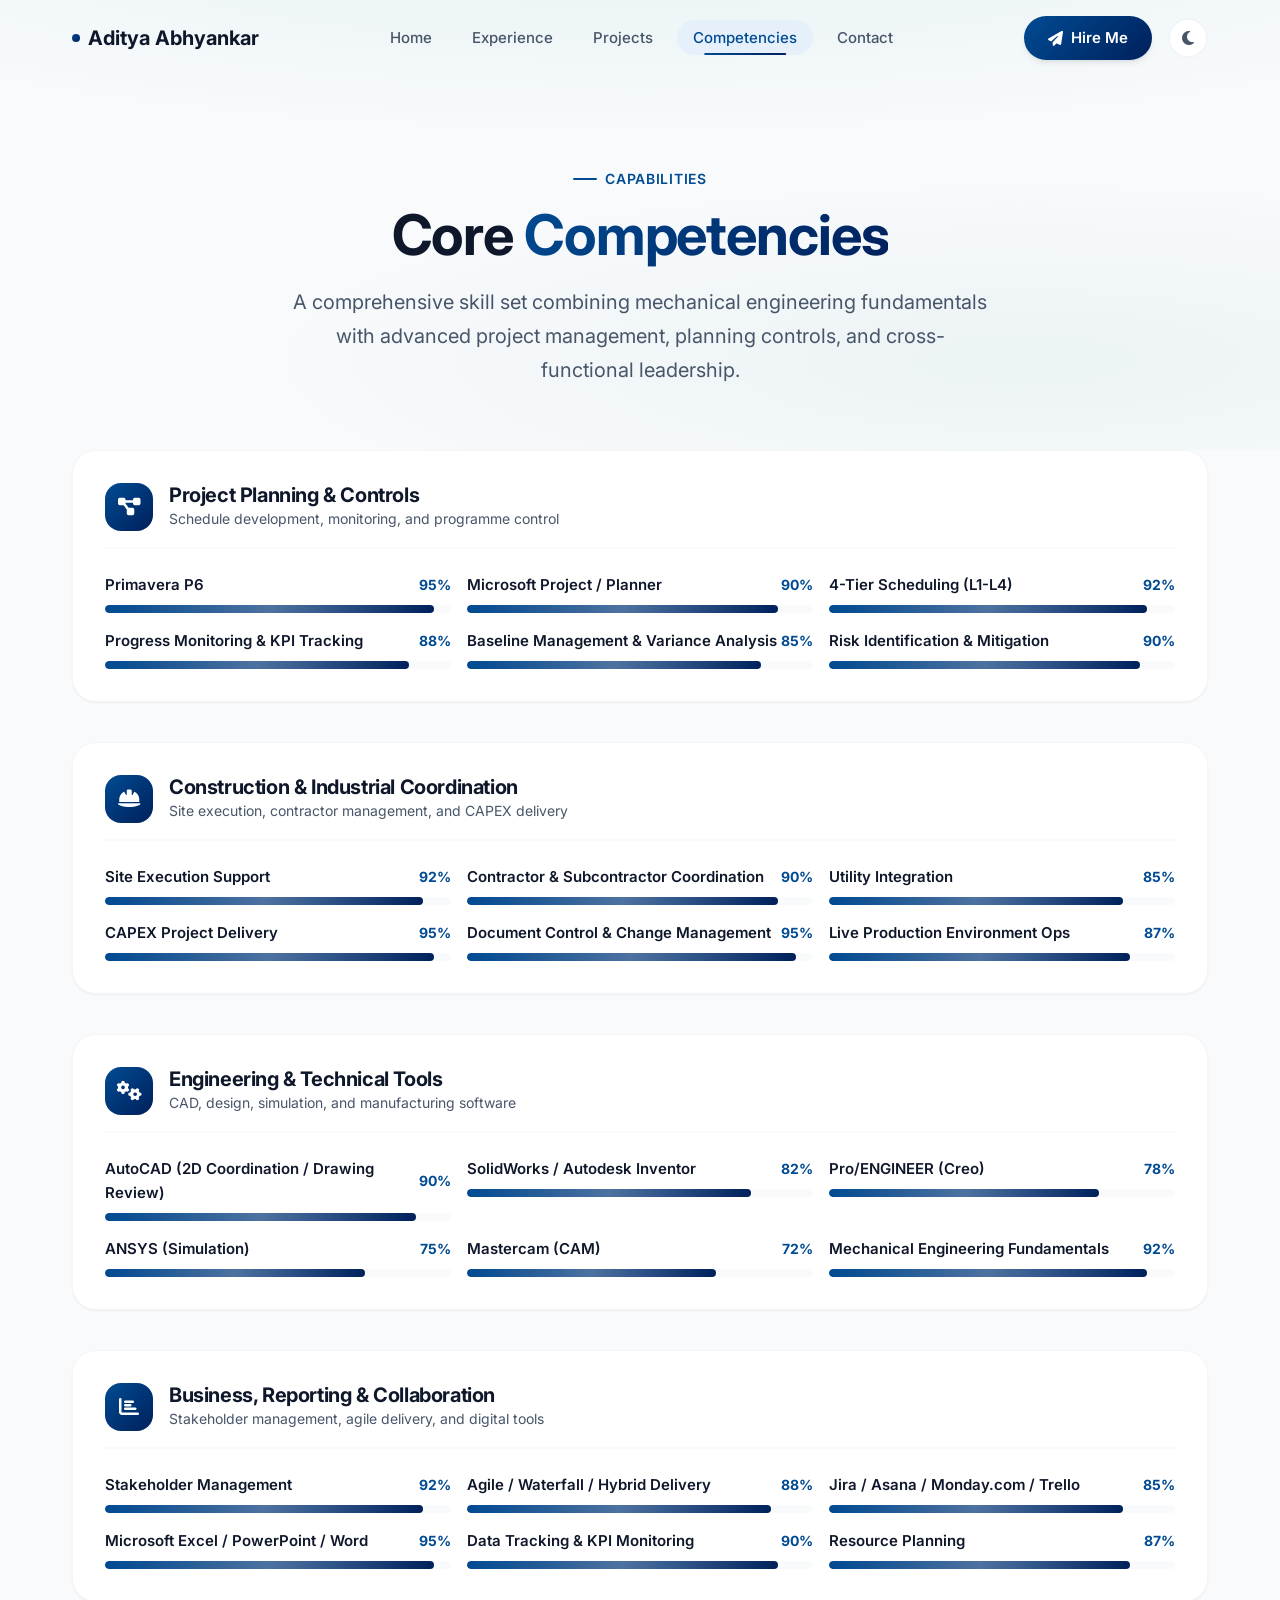
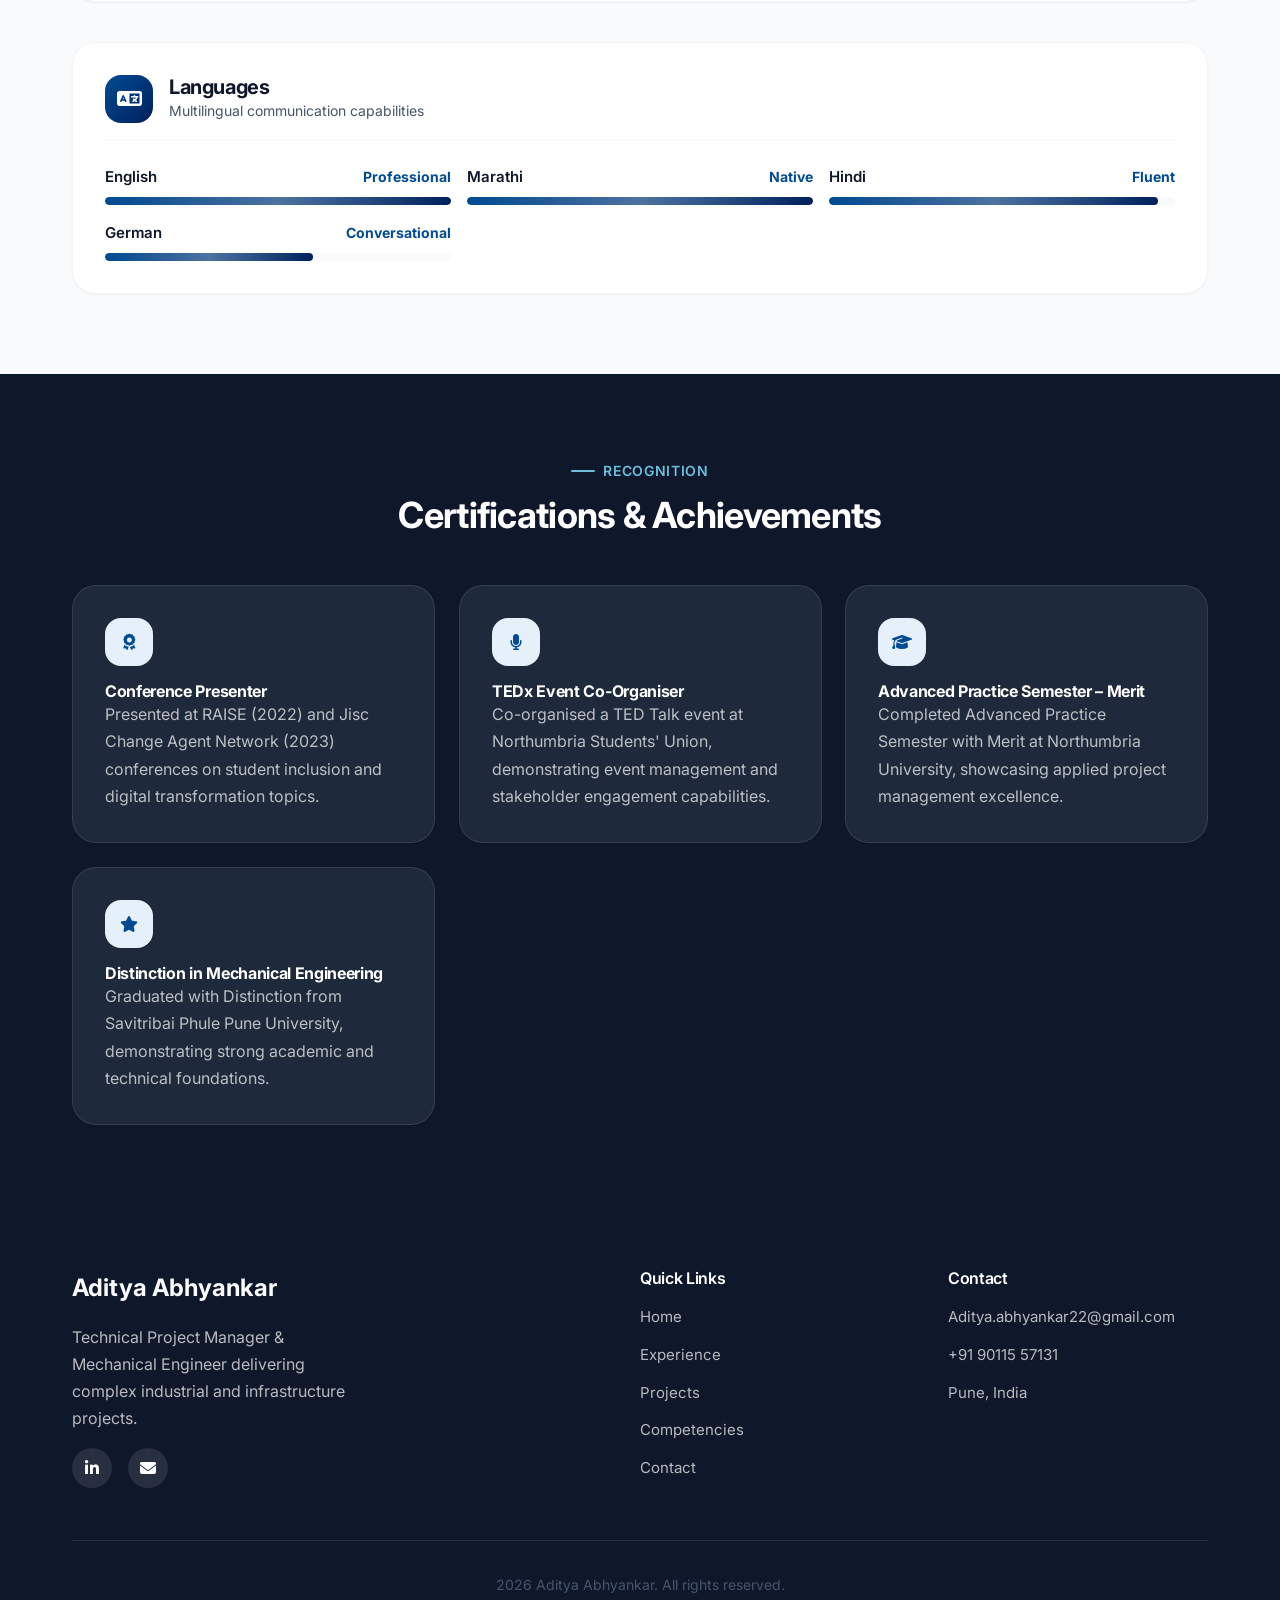
<file: skills.html>
<!DOCTYPE html>
<html lang="en">
<head>
  <meta charset="UTF-8">
  <meta name="viewport" content="width=device-width, initial-scale=1.0">
  <title>Competencies | Aditya Abhyankar - Skills & Expertise</title>
  <meta name="description" content="Comprehensive technical and professional competencies spanning project planning, engineering tools, construction coordination, and stakeholder management.">
  <link rel="preconnect" href="https://fonts.googleapis.com">
  <link rel="preconnect" href="https://fonts.gstatic.com" crossorigin>
  <link href="https://fonts.googleapis.com/css2?family=Inter:wght@400;500;600;700;800&display=swap" rel="stylesheet">
  <link rel="stylesheet" href="https://cdnjs.cloudflare.com/ajax/libs/font-awesome/6.5.1/css/all.min.css">
  <link rel="stylesheet" href="css/style.css">
</head>
<body>
  <nav class="navbar">
    <div class="container">
      <a href="index.html" class="logo"><span class="logo-dot"></span> Aditya Abhyankar</a>
      <ul class="nav-links">
        <li><a href="index.html">Home</a></li>
        <li><a href="experience.html">Experience</a></li>
        <li><a href="projects.html">Projects</a></li>
        <li><a href="skills.html" class="active">Competencies</a></li>
        <li><a href="contact.html">Contact</a></li>
      </ul>
      <div style="display:flex;align-items:center;gap:0.5rem;">
        <a href="contact.html" class="nav-cta"><i class="fas fa-paper-plane"></i> Hire Me</a>
        <button class="theme-toggle" aria-label="Toggle dark mode"><i class="fas fa-moon"></i></button>
      </div>
      <button class="mobile-menu-btn" aria-label="Toggle menu"><span></span><span></span><span></span></button>
    </div>
  </nav>

  <section class="hero" style="min-height: 50vh; padding-top: 100px;">
    <div class="hero-bg"></div>
    <div class="container">
      <div class="text-center reveal">
        <span class="section-label">Capabilities</span>
        <h1>Core <span class="gradient-text">Competencies</span></h1>
        <p class="hero-subtitle" style="max-width: 700px; margin: 0 auto;">
          A comprehensive skill set combining mechanical engineering fundamentals with advanced project management, planning controls, and cross-functional leadership.
        </p>
      </div>
    </div>
  </section>

  <section class="section" style="padding-top: 0;">
    <div class="container">
      <div class="skills-categories">

        <div class="skills-category reveal">
          <div class="skills-category-header">
            <div class="skills-category-icon"><i class="fas fa-project-diagram"></i></div>
            <div>
              <h3 class="skills-category-title">Project Planning & Controls</h3>
              <p style="font-size: 0.875rem; color: var(--text-secondary);">Schedule development, monitoring, and programme control</p>
            </div>
          </div>
          <div class="skills-list">
            <div class="skill-item"><div class="skill-header"><span class="skill-name">Primavera P6</span><span class="skill-percent">95%</span></div><div class="skill-bar"><div class="skill-bar-fill" data-width="95%"></div></div></div>
            <div class="skill-item"><div class="skill-header"><span class="skill-name">Microsoft Project / Planner</span><span class="skill-percent">90%</span></div><div class="skill-bar"><div class="skill-bar-fill" data-width="90%"></div></div></div>
            <div class="skill-item"><div class="skill-header"><span class="skill-name">4-Tier Scheduling (L1-L4)</span><span class="skill-percent">92%</span></div><div class="skill-bar"><div class="skill-bar-fill" data-width="92%"></div></div></div>
            <div class="skill-item"><div class="skill-header"><span class="skill-name">Progress Monitoring & KPI Tracking</span><span class="skill-percent">88%</span></div><div class="skill-bar"><div class="skill-bar-fill" data-width="88%"></div></div></div>
            <div class="skill-item"><div class="skill-header"><span class="skill-name">Baseline Management & Variance Analysis</span><span class="skill-percent">85%</span></div><div class="skill-bar"><div class="skill-bar-fill" data-width="85%"></div></div></div>
            <div class="skill-item"><div class="skill-header"><span class="skill-name">Risk Identification & Mitigation</span><span class="skill-percent">90%</span></div><div class="skill-bar"><div class="skill-bar-fill" data-width="90%"></div></div></div>
          </div>
        </div>

        <div class="skills-category reveal">
          <div class="skills-category-header">
            <div class="skills-category-icon"><i class="fas fa-hard-hat"></i></div>
            <div>
              <h3 class="skills-category-title">Construction & Industrial Coordination</h3>
              <p style="font-size: 0.875rem; color: var(--text-secondary);">Site execution, contractor management, and CAPEX delivery</p>
            </div>
          </div>
          <div class="skills-list">
            <div class="skill-item"><div class="skill-header"><span class="skill-name">Site Execution Support</span><span class="skill-percent">92%</span></div><div class="skill-bar"><div class="skill-bar-fill" data-width="92%"></div></div></div>
            <div class="skill-item"><div class="skill-header"><span class="skill-name">Contractor & Subcontractor Coordination</span><span class="skill-percent">90%</span></div><div class="skill-bar"><div class="skill-bar-fill" data-width="90%"></div></div></div>
            <div class="skill-item"><div class="skill-header"><span class="skill-name">Utility Integration</span><span class="skill-percent">85%</span></div><div class="skill-bar"><div class="skill-bar-fill" data-width="85%"></div></div></div>
            <div class="skill-item"><div class="skill-header"><span class="skill-name">CAPEX Project Delivery</span><span class="skill-percent">95%</span></div><div class="skill-bar"><div class="skill-bar-fill" data-width="95%"></div></div></div>
            <div class="skill-item"><div class="skill-header"><span class="skill-name">Document Control & Change Management</span><span class="skill-percent">95%</span></div><div class="skill-bar"><div class="skill-bar-fill" data-width="95%"></div></div></div>
            <div class="skill-item"><div class="skill-header"><span class="skill-name">Live Production Environment Ops</span><span class="skill-percent">87%</span></div><div class="skill-bar"><div class="skill-bar-fill" data-width="87%"></div></div></div>
          </div>
        </div>

        <div class="skills-category reveal">
          <div class="skills-category-header">
            <div class="skills-category-icon"><i class="fas fa-cogs"></i></div>
            <div>
              <h3 class="skills-category-title">Engineering & Technical Tools</h3>
              <p style="font-size: 0.875rem; color: var(--text-secondary);">CAD, design, simulation, and manufacturing software</p>
            </div>
          </div>
          <div class="skills-list">
            <div class="skill-item"><div class="skill-header"><span class="skill-name">AutoCAD (2D Coordination / Drawing Review)</span><span class="skill-percent">90%</span></div><div class="skill-bar"><div class="skill-bar-fill" data-width="90%"></div></div></div>
            <div class="skill-item"><div class="skill-header"><span class="skill-name">SolidWorks / Autodesk Inventor</span><span class="skill-percent">82%</span></div><div class="skill-bar"><div class="skill-bar-fill" data-width="82%"></div></div></div>
            <div class="skill-item"><div class="skill-header"><span class="skill-name">Pro/ENGINEER (Creo)</span><span class="skill-percent">78%</span></div><div class="skill-bar"><div class="skill-bar-fill" data-width="78%"></div></div></div>
            <div class="skill-item"><div class="skill-header"><span class="skill-name">ANSYS (Simulation)</span><span class="skill-percent">75%</span></div><div class="skill-bar"><div class="skill-bar-fill" data-width="75%"></div></div></div>
            <div class="skill-item"><div class="skill-header"><span class="skill-name">Mastercam (CAM)</span><span class="skill-percent">72%</span></div><div class="skill-bar"><div class="skill-bar-fill" data-width="72%"></div></div></div>
            <div class="skill-item"><div class="skill-header"><span class="skill-name">Mechanical Engineering Fundamentals</span><span class="skill-percent">92%</span></div><div class="skill-bar"><div class="skill-bar-fill" data-width="92%"></div></div></div>
          </div>
        </div>

        <div class="skills-category reveal">
          <div class="skills-category-header">
            <div class="skills-category-icon"><i class="fas fa-chart-bar"></i></div>
            <div>
              <h3 class="skills-category-title">Business, Reporting & Collaboration</h3>
              <p style="font-size: 0.875rem; color: var(--text-secondary);">Stakeholder management, agile delivery, and digital tools</p>
            </div>
          </div>
          <div class="skills-list">
            <div class="skill-item"><div class="skill-header"><span class="skill-name">Stakeholder Management</span><span class="skill-percent">92%</span></div><div class="skill-bar"><div class="skill-bar-fill" data-width="92%"></div></div></div>
            <div class="skill-item"><div class="skill-header"><span class="skill-name">Agile / Waterfall / Hybrid Delivery</span><span class="skill-percent">88%</span></div><div class="skill-bar"><div class="skill-bar-fill" data-width="88%"></div></div></div>
            <div class="skill-item"><div class="skill-header"><span class="skill-name">Jira / Asana / Monday.com / Trello</span><span class="skill-percent">85%</span></div><div class="skill-bar"><div class="skill-bar-fill" data-width="85%"></div></div></div>
            <div class="skill-item"><div class="skill-header"><span class="skill-name">Microsoft Excel / PowerPoint / Word</span><span class="skill-percent">95%</span></div><div class="skill-bar"><div class="skill-bar-fill" data-width="95%"></div></div></div>
            <div class="skill-item"><div class="skill-header"><span class="skill-name">Data Tracking & KPI Monitoring</span><span class="skill-percent">90%</span></div><div class="skill-bar"><div class="skill-bar-fill" data-width="90%"></div></div></div>
            <div class="skill-item"><div class="skill-header"><span class="skill-name">Resource Planning</span><span class="skill-percent">87%</span></div><div class="skill-bar"><div class="skill-bar-fill" data-width="87%"></div></div></div>
          </div>
        </div>

        <div class="skills-category reveal">
          <div class="skills-category-header">
            <div class="skills-category-icon"><i class="fas fa-language"></i></div>
            <div>
              <h3 class="skills-category-title">Languages</h3>
              <p style="font-size: 0.875rem; color: var(--text-secondary);">Multilingual communication capabilities</p>
            </div>
          </div>
          <div class="skills-list">
            <div class="skill-item"><div class="skill-header"><span class="skill-name">English</span><span class="skill-percent">Professional</span></div><div class="skill-bar"><div class="skill-bar-fill" data-width="100%"></div></div></div>
            <div class="skill-item"><div class="skill-header"><span class="skill-name">Marathi</span><span class="skill-percent">Native</span></div><div class="skill-bar"><div class="skill-bar-fill" data-width="100%"></div></div></div>
            <div class="skill-item"><div class="skill-header"><span class="skill-name">Hindi</span><span class="skill-percent">Fluent</span></div><div class="skill-bar"><div class="skill-bar-fill" data-width="95%"></div></div></div>
            <div class="skill-item"><div class="skill-header"><span class="skill-name">German</span><span class="skill-percent">Conversational</span></div><div class="skill-bar"><div class="skill-bar-fill" data-width="60%"></div></div></div>
          </div>
        </div>

      </div>
    </div>
  </section>

  <section class="section section-dark">
    <div class="container">
      <div class="section-header reveal">
        <span class="section-label">Recognition</span>
        <h2>Certifications & Achievements</h2>
      </div>
      <div class="competencies-grid">
        <div class="card reveal stagger-1">
          <div class="card-icon"><i class="fas fa-award"></i></div>
          <h4>Conference Presenter</h4>
          <p>Presented at RAISE (2022) and Jisc Change Agent Network (2023) conferences on student inclusion and digital transformation topics.</p>
        </div>
        <div class="card reveal stagger-2">
          <div class="card-icon"><i class="fas fa-microphone"></i></div>
          <h4>TEDx Event Co-Organiser</h4>
          <p>Co-organised a TED Talk event at Northumbria Students' Union, demonstrating event management and stakeholder engagement capabilities.</p>
        </div>
        <div class="card reveal stagger-3">
          <div class="card-icon"><i class="fas fa-graduation-cap"></i></div>
          <h4>Advanced Practice Semester – Merit</h4>
          <p>Completed Advanced Practice Semester with Merit at Northumbria University, showcasing applied project management excellence.</p>
        </div>
        <div class="card reveal stagger-4">
          <div class="card-icon"><i class="fas fa-star"></i></div>
          <h4>Distinction in Mechanical Engineering</h4>
          <p>Graduated with Distinction from Savitribai Phule Pune University, demonstrating strong academic and technical foundations.</p>
        </div>
      </div>
    </div>
  </section>

  <footer class="footer">
    <div class="container">
      <div class="footer-grid">
        <div>
          <div class="footer-brand">Aditya Abhyankar</div>
          <p class="footer-desc">Technical Project Manager & Mechanical Engineer delivering complex industrial and infrastructure projects.</p>
          <div class="social-links">
            <a href="https://www.linkedin.com/in/aditya-abhyankar-249370194" target="_blank" class="social-link" aria-label="LinkedIn"><i class="fab fa-linkedin-in"></i></a>
            <a href="mailto:Aditya.abhyankar22@gmail.com" class="social-link" aria-label="Email"><i class="fas fa-envelope"></i></a>
          </div>
        </div>
        <div>
          <h4 class="footer-title">Quick Links</h4>
          <ul class="footer-links">
            <li><a href="index.html">Home</a></li>
            <li><a href="experience.html">Experience</a></li>
            <li><a href="projects.html">Projects</a></li>
            <li><a href="skills.html">Competencies</a></li>
            <li><a href="contact.html">Contact</a></li>
          </ul>
        </div>
        <div>
          <h4 class="footer-title">Contact</h4>
          <ul class="footer-links">
            <li><a href="mailto:Aditya.abhyankar22@gmail.com?subject=Contact from Portfolio">Aditya.abhyankar22@gmail.com</a></li>
            <li><a href="tel:+919011557131">+91 90115 57131</a></li>
            <li><a href="https://www.google.com/maps/search/?api=1&query=Pune,India" target="_blank" rel="noopener noreferrer" class="location-link">Pune, India</a></li>
          </ul>
        </div>
      </div>
      <div class="footer-bottom"><p> 2026 Aditya Abhyankar. All rights reserved.</p></div>
    </div>
  </footer>

  <script src="js/main.js"></script>
</body>
</html>
</file>
<file: css/style.css>
/* ============================================
   ADITYA ABHYANKAR PORTFOLIO v2
   Professional Teal/Navy + Dark Mode
   ============================================ */

/* ---- Theme Variables ---- */
:root {
  --bg-primary: #f8fafc;
  --bg-secondary: #ffffff;
  --bg-tertiary: #f1f5f9;
  --bg-card: #ffffff;
  --bg-dark: #0f172a;
  --bg-dark-soft: #1e293b;
  --text-primary: #0f172a;
  --text-secondary: #475569;
  --text-light: #94a3b8;
  --text-on-dark: #f8fafc;

  --accent-primary: #004B93;
  --accent-secondary: #00205B;
  --accent-gradient: linear-gradient(135deg, #004B93 0%, #00205B 100%);
  --accent-soft: #E6F0FA;
  --accent-glow: rgba(0, 75, 147, 0.15);

  --success: #10b981;
  --warning: #f59e0b;
  --danger: #ef4444;
  --info: #0ea5e9;

  --shadow-sm: 0 1px 2px 0 rgb(0 0 0 / 0.05);
  --shadow-md: 0 4px 6px -1px rgb(0 0 0 / 0.08), 0 2px 4px -2px rgb(0 0 0 / 0.08);
  --shadow-lg: 0 10px 15px -3px rgb(0 0 0 / 0.08), 0 4px 6px -4px rgb(0 0 0 / 0.08);
  --shadow-xl: 0 20px 25px -5px rgb(0 0 0 / 0.08), 0 8px 10px -6px rgb(0 0 0 / 0.08);
  --shadow-glow: 0 0 40px -10px var(--accent-glow);

  --radius-sm: 0.75rem;
  --radius-md: 1rem;
  --radius-lg: 1.5rem;
  --radius-xl: 2rem;
  --radius-full: 9999px;

  --ease-spring: cubic-bezier(0.34, 1.56, 0.64, 1);
  --ease-smooth: cubic-bezier(0.4, 0, 0.2, 1);
  --ease-out-expo: cubic-bezier(0.16, 1, 0.3, 1);
  --duration-fast: 200ms;
  --duration-normal: 250ms;
  --duration-slow: 400ms;
  --duration-slower: 600ms;
}

[data-theme="dark"] {
  --bg-primary: #0f172a;
  --bg-secondary: #1e293b;
  --bg-tertiary: #334155;
  --bg-card: #1e293b;
  --text-primary: #f1f5f9;
  --text-secondary: #94a3b8;
  --text-light: #64748b;
  --shadow-sm: 0 1px 2px 0 rgb(0 0 0 / 0.3);
  --shadow-md: 0 4px 6px -1px rgb(0 0 0 / 0.4), 0 2px 4px -2px rgb(0 0 0 / 0.4);
  --shadow-lg: 0 10px 15px -3px rgb(0 0 0 / 0.4), 0 4px 6px -4px rgb(0 0 0 / 0.4);
  --shadow-xl: 0 20px 25px -5px rgb(0 0 0 / 0.5), 0 8px 10px -6px rgb(0 0 0 / 0.5);
}

/* ---- Reset ---- */
*, *::before, *::after { margin: 0; padding: 0; box-sizing: border-box; }
html { scroll-behavior: smooth; font-size: 16px; -webkit-font-smoothing: antialiased; }
body {
  font-family: 'Inter', -apple-system, BlinkMacSystemFont, sans-serif;
  background: var(--bg-primary);
  color: var(--text-primary);
  line-height: 1.6;
  overflow-x: hidden;
  transition: background var(--duration-normal), color var(--duration-normal);
}
a { color: inherit; text-decoration: none; transition: color var(--duration-fast) var(--ease-smooth); }
img { max-width: 100%; height: auto; display: block; }

/* ---- Typography ---- */
h1, h2, h3, h4 { font-weight: 700; line-height: 1.2; letter-spacing: -0.02em; }
h1 { font-size: clamp(2.5rem, 5vw, 3.5rem); }
h2 { font-size: clamp(1.75rem, 3vw, 2.25rem); }
h3 { font-size: clamp(1.25rem, 2vw, 1.5rem); }
p { color: var(--text-secondary); line-height: 1.7; }

.section-label {
  display: inline-flex; align-items: center; gap: 0.5rem;
  font-size: 0.875rem; font-weight: 600; text-transform: uppercase; letter-spacing: 0.05em;
  color: var(--accent-primary); margin-bottom: 0.75rem;
}
.section-label::before {
  content: ''; width: 24px; height: 2px; background: var(--accent-primary); border-radius: 2px;
}

/* ---- Layout ---- */
.container { width: 100%; max-width: 1200px; margin: 0 auto; padding: 0 2rem; }
.section { padding: 5rem 0; position: relative; }
.section-header { text-align: center; max-width: 650px; margin: 0 auto 3rem; }
.section-header h2 { margin-bottom: 0.5rem; }
.section-header p { font-size: 1.125rem; }

/* Projects grid and cards */
.projects-grid {
  display: grid;
  grid-template-columns: repeat(auto-fit, minmax(300px, 1fr));
  gap: 1.75rem;
  align-items: start;
}

.project-card {
  background: var(--bg-card);
  border-radius: var(--radius-lg);
  overflow: hidden;
  display: flex;
  flex-direction: column;
  height: 100%;
  border: 1px solid rgba(0,0,0,0.04);
}

.project-img-wrapper {
  width: 100%;
  height: 220px;
  overflow: hidden;
  background: var(--bg-tertiary);
}

.project-img {
  width: 100%;
  height: 100%;
  object-fit: cover;
  display: block;
}

.project-dashboard { padding: 1rem 1.5rem; }

/* ---- Navigation ---- */
.navbar {
  position: fixed; top: 0; left: 0; right: 0; z-index: 1000;
  padding: 1rem 0; transition: all var(--duration-normal) var(--ease-smooth);
}
.navbar.scrolled {
  background: rgba(248, 250, 252, 0.9); backdrop-filter: blur(20px) saturate(180%);
  box-shadow: var(--shadow-sm); padding: 0.75rem 0;
}
[data-theme="dark"] .navbar.scrolled { background: rgba(15, 23, 42, 0.9); }

.navbar .container { display: flex; align-items: center; justify-content: space-between; }

.logo {
  font-size: 1.25rem; font-weight: 700; color: var(--text-primary);
  display: flex; align-items: center; gap: 0.5rem;
  transition: transform var(--duration-fast) var(--ease-spring);
}
.logo:hover { transform: scale(1.02); }
.logo-dot {
  width: 8px; height: 8px; background: var(--accent-gradient);
  border-radius: 50%; display: inline-block; animation: pulse 2s ease-in-out infinite;
}

.nav-links {
  display: flex; align-items: center; gap: 0.5rem; list-style: none;
}
.nav-links a {
  font-size: 0.9375rem; font-weight: 500; color: var(--text-secondary);
  padding: 0.5rem 1rem; border-radius: var(--radius-full); position: relative;
  transition: all var(--duration-fast) var(--ease-smooth);
}
.nav-links a::after {
  content: ''; position: absolute; bottom: 0; left: 50%; width: 0; height: 2px;
  background: var(--accent-gradient); border-radius: 2px;
  transition: all var(--duration-fast) var(--ease-spring); transform: translateX(-50%);
}
.nav-links a:hover, .nav-links a.active {
  color: var(--accent-primary); background: var(--accent-soft);
}
.nav-links a:hover::after, .nav-links a.active::after { width: 60%; }

.nav-cta {
  display: inline-flex; align-items: center; gap: 0.5rem;
  padding: 0.625rem 1.5rem; background: var(--accent-gradient); color: white;
  font-weight: 600; font-size: 0.9375rem; border-radius: var(--radius-full);
  box-shadow: var(--shadow-md); transition: all var(--duration-fast) var(--ease-spring);
}
.nav-cta:hover { transform: translateY(-2px); box-shadow: var(--shadow-lg), var(--shadow-glow); }

/* Dark mode toggle */
.theme-toggle {
  width: 40px; height: 40px; border-radius: var(--radius-full);
  border: 2px solid var(--bg-tertiary); background: var(--bg-secondary);
  color: var(--text-secondary); cursor: pointer; display: flex; align-items: center; justify-content: center;
  font-size: 1rem; transition: all var(--duration-fast) var(--ease-spring); margin-left: 0.5rem;
}
.theme-toggle:hover { transform: rotate(15deg) scale(1.1); border-color: var(--accent-primary); color: var(--accent-primary); }

.mobile-menu-btn {
  display: none; flex-direction: column; gap: 5px; background: none; border: none;
  cursor: pointer; padding: 0.5rem;
}
.mobile-menu-btn span {
  display: block; width: 24px; height: 2px; background: var(--text-primary);
  border-radius: 2px; transition: all var(--duration-fast) var(--ease-spring);
}
.mobile-menu-btn.active span:nth-child(1) { transform: rotate(45deg) translate(5px, 5px); }
.mobile-menu-btn.active span:nth-child(2) { opacity: 0; }
.mobile-menu-btn.active span:nth-child(3) { transform: rotate(-45deg) translate(5px, -5px); }

/* ---- Hero ---- */
.hero { min-height: 100vh; display: flex; align-items: center; padding-top: 80px; position: relative; overflow: hidden; }
.hero-bg {
  position: absolute; inset: 0; pointer-events: none;
  background:
    radial-gradient(ellipse 80% 50% at 50% -20%, rgba(13, 148, 136, 0.08), transparent),
    radial-gradient(ellipse 60% 40% at 80% 80%, rgba(15, 118, 110, 0.05), transparent);
}
.hero-grid { display: grid; grid-template-columns: 1fr 1fr; gap: 4rem; align-items: center; }
.hero-content { animation: slideInLeft 0.5s var(--ease-out-expo) forwards; opacity: 0; }
.hero-badge {
  display: inline-flex; align-items: center; gap: 0.5rem;
  padding: 0.5rem 1rem; background: var(--accent-soft); color: var(--accent-primary);
  font-size: 0.875rem; font-weight: 600; border-radius: var(--radius-full);
  margin-bottom: 1.5rem; animation: fadeInUp 0.35s 0.15s var(--ease-out-expo) forwards; opacity: 0;
}
.hero-badge .dot { width: 6px; height: 6px; background: var(--accent-primary); border-radius: 50%; animation: pulse 2s infinite; }
.hero h1 { margin-bottom: 1rem; animation: fadeInUp 0.35s 0.2s var(--ease-out-expo) forwards; opacity: 0; }
.gradient-text { background: var(--accent-gradient); -webkit-background-clip: text; -webkit-text-fill-color: transparent; background-clip: text; }
.hero-subtitle { font-size: 1.25rem; color: var(--text-secondary); margin-bottom: 1.5rem; animation: fadeInUp 0.35s 0.25s var(--ease-out-expo) forwards; opacity: 0; }
.hero-stats { display: flex; gap: 2rem; margin-bottom: 1.5rem; animation: fadeInUp 0.35s 0.3s var(--ease-out-expo) forwards; opacity: 0; }
.stat-item { text-align: center; }
.stat-number { font-size: 2rem; font-weight: 800; color: var(--accent-primary); line-height: 1; }
.stat-label { font-size: 0.875rem; color: var(--text-secondary); margin-top: 0.25rem; }
.hero-cta { display: flex; gap: 1rem; animation: fadeInUp 0.35s 0.35s var(--ease-out-expo) forwards; opacity: 0; }

.btn {
  display: inline-flex; align-items: center; gap: 0.5rem;
  padding: 0.875rem 2rem; font-size: 1rem; font-weight: 600;
  border-radius: var(--radius-full); transition: all var(--duration-fast) var(--ease-spring);
  cursor: pointer; border: none;
}
.btn-primary { background: var(--accent-gradient); color: white; box-shadow: var(--shadow-md); }
.btn-primary:hover { transform: translateY(-3px); box-shadow: var(--shadow-lg), var(--shadow-glow); }
.btn-secondary { background: var(--bg-secondary); color: var(--text-primary); border: 2px solid var(--bg-tertiary); box-shadow: var(--shadow-sm); }
.btn-secondary:hover { border-color: var(--accent-primary); color: var(--accent-primary); transform: translateY(-3px); box-shadow: var(--shadow-md); }

.hero-visual { position: relative; animation: slideInRight 0.5s var(--ease-out-expo) forwards; opacity: 0; }
.profile-card { position: relative; width: 100%; max-width: 400px; margin: 0 auto; }
.profile-img-wrapper {
  position: relative; border-radius: var(--radius-xl); overflow: hidden;
  box-shadow: var(--shadow-xl); transition: transform var(--duration-normal) var(--ease-spring);
}
.profile-img-wrapper:hover { transform: scale(1.02) rotate(1deg); }
.profile-img-wrapper::before {
  content: ''; position: absolute; inset: -4px; background: var(--accent-gradient);
  border-radius: calc(var(--radius-xl) + 4px); z-index: -1; opacity: 0.5; filter: blur(20px);
  transition: opacity var(--duration-normal);
}
.profile-img-wrapper:hover::before { opacity: 0.8; }
.profile-img { width: 100%; aspect-ratio: 1; object-fit: cover; border-radius: var(--radius-xl); }

.floating-badge {
  position: absolute; background: var(--bg-secondary); padding: 0.75rem 1.25rem;
  border-radius: var(--radius-md); box-shadow: var(--shadow-lg);
  font-size: 0.875rem; font-weight: 600; display: flex; align-items: center; gap: 0.5rem;
  animation: float 4s ease-in-out infinite;
}
.floating-badge.badge-1 { top: 10%; right: -10%; animation-delay: 0s; }
.floating-badge.badge-2 { bottom: 15%; left: -10%; animation-delay: 2s; }
.floating-badge .icon { width: 32px; height: 32px; background: var(--accent-soft); border-radius: var(--radius-sm); display: flex; align-items: center; justify-content: center; color: var(--accent-primary); }

/* ---- Cards ---- */
.card {
  background: var(--bg-card); border-radius: var(--radius-lg); padding: 2rem;
  box-shadow: var(--shadow-sm); transition: all var(--duration-normal) var(--ease-spring);
  border: 1px solid rgba(0,0,0,0.04); cursor: pointer;
}
.card:hover { transform: translateY(-8px); box-shadow: var(--shadow-xl); border-color: transparent; }
.card-icon {
  width: 48px; height: 48px; background: var(--accent-soft); border-radius: var(--radius-md);
  display: flex; align-items: center; justify-content: center; color: var(--accent-primary);
  margin-bottom: 1rem; transition: all var(--duration-fast) var(--ease-spring);
}
.card:hover .card-icon { transform: scale(1.1) rotate(-5deg); background: var(--accent-gradient); color: white; }

/* ---- Competencies ---- */
.competencies-section { background: var(--bg-secondary); position: relative; }
.competencies-section::before {
  content: ''; position: absolute; top: 0; left: 0; right: 0; height: 1px;
  background: linear-gradient(90deg, transparent, var(--accent-soft), transparent);
}
.competencies-grid { display: grid; grid-template-columns: repeat(auto-fit, minmax(300px, 1fr)); gap: 1.5rem; }
.competency-card {
  background: var(--bg-primary); border-radius: var(--radius-lg); padding: 1.75rem;
  border: 1px solid rgba(0,0,0,0.04); transition: all var(--duration-normal) var(--ease-spring);
  position: relative; overflow: hidden; cursor: pointer;
}
.competency-card::before {
  content: ''; position: absolute; top: 0; left: 0; width: 4px; height: 100%;
  background: var(--accent-gradient); transform: scaleY(0);
  transition: transform var(--duration-normal) var(--ease-spring);
}
.competency-card:hover { transform: translateY(-6px); box-shadow: var(--shadow-lg); }
.competency-card:hover::before { transform: scaleY(1); }
.competency-card h4 { margin-bottom: 0.5rem; display: flex; align-items: center; gap: 0.5rem; }
.competency-card p { font-size: 0.9375rem; }

/* ---- Experience Timeline (Bigger Cards) ---- */
.timeline { position: relative; max-width: 1100px; margin: 0 auto; }
.timeline::before {
  content: ''; position: absolute; left: 30px; transform: none;
  width: 3px; height: 100%;
  background: linear-gradient(to bottom, var(--accent-primary), var(--accent-secondary));
  border-radius: 2px;
}
.timeline-item { position: relative; margin-bottom: 3rem; width: 100%; padding: 0 0 0 70px; left: 0 !important; text-align: left !important; }
.timeline-item:nth-child(odd) { left: 0; text-align: left; padding-right: 0; }
.timeline-item:nth-child(even) { left: 0; padding-left: 70px; }

.timeline-dot {
  position: absolute; width: 20px; height: 20px;
  background: var(--accent-gradient); border-radius: 50%;
  border: 3px solid var(--bg-primary); box-shadow: var(--shadow-md); top: 0;
  left: 22px !important; right: auto !important;
}
.timeline-item:nth-child(odd) .timeline-dot { right: auto; }
.timeline-item:nth-child(even) .timeline-dot { left: 22px; }

.timeline-content {
  background: var(--bg-card); border-radius: var(--radius-lg); padding: 2.5rem;
  box-shadow: var(--shadow-md); transition: all var(--duration-normal) var(--ease-spring);
  text-align: left; cursor: pointer; border: 1px solid rgba(0,0,0,0.04);
  position: relative; overflow: visible;
}
.timeline-logo {
  position: absolute; top: -16px; right: 24px;
  width: 64px; height: 64px; background: var(--bg-card);
  border-radius: var(--radius-md); box-shadow: var(--shadow-md);
  padding: 4px; display: flex; align-items: center; justify-content: center;
  z-index: 10; border: 2px solid var(--accent-soft);
}
.timeline-logo img { width: 100%; height: 100%; object-fit: contain; border-radius: 4px; }
.timeline-content:hover { transform: scale(1.02); box-shadow: var(--shadow-xl); border-color: var(--accent-primary); }
.timeline-img {
  width: 100%; height: 260px; object-fit: cover; border-radius: var(--radius-md);
  margin-bottom: 1rem; transition: transform var(--duration-normal) var(--ease-spring);
}
.timeline-content:hover .timeline-img { transform: scale(1.03); }
.timeline-date {
  display: inline-block; padding: 0.25rem 0.75rem; background: var(--accent-soft);
  color: var(--accent-primary); font-size: 0.8125rem; font-weight: 600;
  border-radius: var(--radius-full); margin-bottom: 0.5rem;
}
.timeline-title { font-size: 1.35rem; margin-bottom: 0.25rem; }
.timeline-company { color: var(--accent-primary); font-weight: 600; font-size: 1rem; margin-bottom: 0.25rem; }
.timeline-location { font-size: 0.875rem; color: var(--text-light); margin-bottom: 1rem; display: flex; align-items: center; gap: 0.25rem; }
.timeline-desc { list-style: none; font-size: 0.9375rem; }
.timeline-desc li { position: relative; padding-left: 1.25rem; margin-bottom: 0.5rem; color: var(--text-secondary); }
.timeline-desc li::before { content: '→'; position: absolute; left: 0; color: var(--accent-primary); font-weight: 700; }

/* ---- Modal / Popup ---- */
.modal-overlay {
  position: fixed; inset: 0; background: rgba(0,0,0,0.6);
  backdrop-filter: blur(8px); z-index: 2000;
  display: flex; align-items: center; justify-content: center;
  opacity: 0; pointer-events: none; transition: opacity 200ms ease;
  padding: 1rem;
  overflow-y: auto;
}
.modal-overlay.active { opacity: 1; pointer-events: all; }
.modal-content {
  background: var(--bg-card); border-radius: var(--radius-xl);
  max-width: 700px; width: 100%; max-height: 85vh;
  box-shadow: var(--shadow-xl);
  transition: opacity 200ms ease;
  overscroll-behavior: contain;
  display: flex;
  flex-direction: column;
}
.modal-body {
  overflow-y: auto;
  max-height: calc(85vh - 80px);
  padding: 2rem;
  scrollbar-width: thin;
  scrollbar-color: var(--accent-primary) var(--bg-tertiary);
}
.modal-body::-webkit-scrollbar { width: 6px; }
.modal-body::-webkit-scrollbar-track { background: var(--bg-tertiary); border-radius: 3px; }
.modal-body::-webkit-scrollbar-thumb { background: var(--accent-primary); border-radius: 3px; }
.modal-overlay.active .modal-content { opacity: 1; }
.modal-header {
  padding: 1.5rem 2rem; border-bottom: 1px solid var(--bg-tertiary);
  display: flex; align-items: center; justify-content: space-between;
}
.modal-header h3 { font-size: 1.5rem; }
.modal-close {
  width: 36px; height: 36px; border-radius: var(--radius-full);
  border: none; background: var(--bg-tertiary); color: var(--text-secondary);
  cursor: pointer; font-size: 1rem; display: flex; align-items: center; justify-content: center;
  transition: all var(--duration-fast);
}
.modal-close:hover { background: var(--danger); color: white; transform: rotate(90deg); }
.modal-body { padding: 2rem; }
.modal-body img { width: 100%; height: 250px; object-fit: cover; border-radius: var(--radius-md); margin-bottom: 1.5rem; }
.modal-body h4 { margin: 1.5rem 0 0.75rem; color: var(--accent-primary); }
.modal-body ul { list-style: none; }
.modal-body ul li { position: relative; padding-left: 1.5rem; margin-bottom: 0.75rem; color: var(--text-secondary); }
.modal-body ul li::before { content: '✓'; position: absolute; left: 0; color: var(--accent-primary); font-weight: 700; }
.modal-tags { display: flex; flex-wrap: wrap; gap: 0.5rem; margin-top: 1.5rem; }
.modal-tag {
  padding: 0.375rem 0.875rem; background: var(--accent-soft); color: var(--accent-primary);
  font-size: 0.8125rem; font-weight: 500; border-radius: var(--radius-full);
}

/* ---- Projects Dashboard with Charts ---- */
.projects-grid { display: grid; grid-template-columns: repeat(auto-fit, minmax(380px, 1fr)); gap: 1.5rem; }
.project-card {
  background: var(--bg-card); border-radius: var(--radius-lg); overflow: hidden;
  box-shadow: var(--shadow-md); transition: all var(--duration-normal) var(--ease-spring);
  border: 1px solid rgba(0,0,0,0.04); cursor: pointer;
}
.project-card:hover { transform: translateY(-8px); box-shadow: var(--shadow-xl); }
.project-header {
  padding: 1.5rem; background: var(--bg-dark); color: white; position: relative; overflow: hidden;
}
.project-header::before {
  content: ''; position: absolute; top: -50%; right: -20%; width: 200px; height: 200px;
  background: rgba(255,255,255,0.05); border-radius: 50%;
}
.project-title { font-size: 1.25rem; margin-bottom: 0.25rem; position: relative; }
.project-subtitle { font-size: 0.875rem; opacity: 0.8; position: relative; }
.project-dashboard {
  padding: 1.5rem; display: grid; grid-template-columns: repeat(2, 1fr); gap: 1rem;
}
.dashboard-metric {
  text-align: center; padding: 1rem; background: var(--bg-primary);
  border-radius: var(--radius-md); transition: all var(--duration-fast) var(--ease-spring);
}
.dashboard-metric:hover { transform: scale(1.05); background: var(--accent-soft); }
.metric-ring { width: 70px; height: 70px; margin: 0 auto 0.5rem; position: relative; }
.metric-ring svg { transform: rotate(-90deg); }
.metric-ring-bg { fill: none; stroke: var(--bg-tertiary); stroke-width: 5; }
.metric-ring-fill {
  fill: none; stroke: url(#ringGradient); stroke-width: 5; stroke-linecap: round;
  stroke-dasharray: 188; stroke-dashoffset: 188;
  transition: stroke-dashoffset var(--duration-slower) var(--ease-out-expo);
}
.metric-value { position: absolute; top: 50%; left: 50%; transform: translate(-50%, -50%); font-size: 0.875rem; font-weight: 700; color: var(--accent-primary); }
.metric-label { font-size: 0.8125rem; color: var(--text-secondary); font-weight: 500; }
.project-tags { padding: 0 1.5rem 1.5rem; display: flex; flex-wrap: wrap; gap: 0.5rem; }
.tag {
  padding: 0.375rem 0.875rem; background: var(--accent-soft); color: var(--accent-primary);
  font-size: 0.8125rem; font-weight: 500; border-radius: var(--radius-full);
  transition: all var(--duration-fast) var(--ease-spring);
}
.tag:hover { transform: translateY(-2px); box-shadow: var(--shadow-sm); }

/* Chart containers */
.chart-container { padding: 1.5rem; background: var(--bg-primary); margin: 1rem 1.5rem; border-radius: var(--radius-md); }
.chart-container canvas { max-height: 200px; }

/* ---- Skills Page ---- */
.skills-categories { display: grid; gap: 2.5rem; }
.skills-category {
  background: var(--bg-card); border-radius: var(--radius-lg); padding: 2rem;
  box-shadow: var(--shadow-sm); border: 1px solid rgba(0,0,0,0.04);
}
.skills-category-header {
  display: flex; align-items: center; gap: 1rem; margin-bottom: 1.5rem;
  padding-bottom: 1rem; border-bottom: 2px solid var(--bg-primary);
}
.skills-category-icon {
  width: 48px; height: 48px; background: var(--accent-gradient);
  border-radius: var(--radius-md); display: flex; align-items: center; justify-content: center;
  color: white; font-size: 1.25rem;
}
.skills-category-title { font-size: 1.25rem; }
.skills-list { display: grid; grid-template-columns: repeat(auto-fit, minmax(280px, 1fr)); gap: 1rem; }
.skill-item { display: flex; flex-direction: column; gap: 0.5rem; }
.skill-header { display: flex; justify-content: space-between; align-items: center; }
.skill-name { font-weight: 600; font-size: 0.9375rem; }
.skill-percent { font-size: 0.875rem; font-weight: 700; color: var(--accent-primary); }
.skill-bar { height: 8px; background: var(--bg-primary); border-radius: 4px; overflow: hidden; }
.skill-bar-fill {
  height: 100%; background: var(--accent-gradient); border-radius: 4px; width: 0;
  transition: width var(--duration-slower) var(--ease-out-expo); position: relative; overflow: hidden;
}
.skill-bar-fill::after {
  content: ''; position: absolute; top: 0; left: 0; right: 0; bottom: 0;
  background: linear-gradient(90deg, transparent, rgba(255,255,255,0.3), transparent);
  animation: shimmer 1.2s infinite;
}

/* ---- Contact ---- */
.contact-grid { display: grid; grid-template-columns: 1fr 1.3fr; gap: 3rem; align-items: start; }
.contact-info { display: flex; flex-direction: column; gap: 1rem; }
.contact-card {
  background: var(--bg-card); border-radius: var(--radius-lg); padding: 1.5rem;
  box-shadow: var(--shadow-sm); display: flex; align-items: flex-start; gap: 1rem;
  transition: all var(--duration-normal) var(--ease-spring); border: 1px solid rgba(0,0,0,0.04);
}
.contact-card:hover { transform: translateX(8px); box-shadow: var(--shadow-lg); border-color: var(--accent-soft); }
.contact-icon {
  width: 48px; height: 48px; min-width: 48px; background: var(--accent-soft);
  border-radius: var(--radius-md); display: flex; align-items: center; justify-content: center;
  color: var(--accent-primary); font-size: 1.25rem; transition: all var(--duration-fast) var(--ease-spring);
}
.contact-card:hover .contact-icon { background: var(--accent-gradient); color: white; transform: rotate(-10deg) scale(1.1); }
.contact-detail h4 { margin-bottom: 0.25rem; font-size: 1rem; }
.contact-detail p, .contact-detail a { font-size: 0.9375rem; color: var(--text-secondary); }
.contact-detail a:hover { color: var(--accent-primary); }

.contact-form-wrapper {
  background: var(--bg-card); border-radius: var(--radius-lg); padding: 2rem;
  box-shadow: var(--shadow-md); border: 1px solid rgba(0,0,0,0.04);
}
.form-group { margin-bottom: 1rem; }
.form-label { display: block; font-size: 0.875rem; font-weight: 600; margin-bottom: 0.5rem; color: var(--text-primary); }
.form-input, .form-textarea, .form-select {
  width: 100%; padding: 0.875rem 1rem; border: 2px solid var(--bg-tertiary);
  border-radius: var(--radius-md); font-family: inherit; font-size: 1rem;
  color: var(--text-primary); background: var(--bg-primary);
  transition: all var(--duration-fast) var(--ease-smooth);
}
.form-input:focus, .form-textarea:focus, .form-select:focus {
  outline: none; border-color: var(--accent-primary); box-shadow: 0 0 0 4px var(--accent-glow);
}
.form-textarea { min-height: 140px; resize: vertical; }
.form-select {
  cursor: pointer;
  -webkit-appearance: none;
  -moz-appearance: none;
  appearance: none;
  background-image: url("data:image/svg+xml,%3Csvg xmlns='http://www.w3.org/2000/svg' width='12' height='12' viewBox='0 0 12 12'%3E%3Cpath fill='%23475569' d='M6 8L1 3h10z'/%3E%3C/svg%3E");
  background-repeat: no-repeat;
  background-position: right 1rem center;
  background-size: 12px;
  padding-right: 2.5rem;
}
.form-submit { width: 100%; justify-content: center; margin-top: 0.5rem; }
.form-status { margin-top: 1rem; padding: 1rem; border-radius: var(--radius-md); font-size: 0.9375rem; font-weight: 500; text-align: center; display: none; }
.form-status.success { display: block; background: var(--accent-soft); color: var(--accent-secondary); }
.form-status.error { display: block; background: #fee2e2; color: #991b1b; }

/* ---- Footer ---- */
.footer { background: var(--bg-dark); color: var(--text-on-dark); padding: 4rem 0 2rem; }
.footer-grid { display: grid; grid-template-columns: 2fr 1fr 1fr; gap: 3rem; margin-bottom: 3rem; }
.footer-brand { font-size: 1.5rem; font-weight: 700; margin-bottom: 1rem; }
.footer-desc { color: rgba(255,255,255,0.7); max-width: 300px; }
.footer-title { font-size: 1rem; font-weight: 600; margin-bottom: 1rem; color: white; }
.footer-links { list-style: none; }
.footer-links li { margin-bottom: 0.75rem; }
.footer-links a { color: rgba(255,255,255,0.7); font-size: 0.9375rem; transition: all var(--duration-fast); display: inline-flex; align-items: center; gap: 0.5rem; }
.footer-links a:hover { color: white; transform: translateX(4px); }
.social-links { display: flex; gap: 1rem; margin-top: 1rem; }
.social-link {
  width: 40px; height: 40px; background: rgba(255,255,255,0.1); border-radius: var(--radius-full);
  display: flex; align-items: center; justify-content: center; color: white; font-size: 1rem;
  transition: all var(--duration-fast) var(--ease-spring);
}
.social-link:hover { background: var(--accent-primary); transform: translateY(-4px) scale(1.1); box-shadow: 0 10px 20px -5px rgba(0,75,147,0.4); }
.footer-bottom { border-top: 1px solid rgba(255,255,255,0.1); padding-top: 2rem; text-align: center; color: rgba(255,255,255,0.5); font-size: 0.875rem; }

/* ---- Animations ---- */
@keyframes fadeInUp {
  from { opacity: 0; transform: translateY(30px); }
  to { opacity: 1; transform: translateY(0); }
}
@keyframes slideInLeft {
  from { opacity: 0; transform: translateX(-50px); }
  to { opacity: 1; transform: translateX(0); }
}
@keyframes slideInRight {
  from { opacity: 0; transform: translateX(50px); }
  to { opacity: 1; transform: translateX(0); }
}
@keyframes pulse {
  0%, 100% { opacity: 1; transform: scale(1); }
  50% { opacity: 0.5; transform: scale(1.2); }
}
@keyframes float {
  0%, 100% { transform: translateY(0); }
  50% { transform: translateY(-15px); }
}
@keyframes shimmer {
  0% { transform: translateX(-100%); }
  100% { transform: translateX(100%); }
}

.reveal { opacity: 0; transform: translateY(30px); transition: all var(--duration-slow) var(--ease-out-expo); will-change: transform, opacity; }
.reveal.active { opacity: 1; transform: translateY(0); }
.reveal-left { opacity: 0; transform: translateX(-40px); transition: all var(--duration-slow) var(--ease-out-expo); will-change: transform, opacity; }
.reveal-left.active { opacity: 1; transform: translateX(0); }
.reveal-right { opacity: 0; transform: translateX(40px); transition: all var(--duration-slow) var(--ease-out-expo); will-change: transform, opacity; }
.reveal-right.active { opacity: 1; transform: translateX(0); }
.reveal-scale { opacity: 0; transform: scale(0.9); transition: all var(--duration-slow) var(--ease-out-expo); }
.reveal-scale.active { opacity: 1; transform: scale(1); }

.stagger-1 { transition-delay: 0.1s; }
.stagger-2 { transition-delay: 0.2s; }
.stagger-3 { transition-delay: 0.3s; }
.stagger-4 { transition-delay: 0.4s; }
.stagger-5 { transition-delay: 0.5s; }

/* Dark sections */
.section-dark { background: var(--bg-dark); color: white; }
.section-dark p, .section-dark .text-secondary { color: rgba(255,255,255,0.7); }
.section-dark .card { background: var(--bg-dark-soft); border-color: rgba(255,255,255,0.1); }
.section-dark .section-label { color: #6BBFDB; }
.section-dark .section-label::before { background: #6BBFDB; }

/* Utility */
.text-center { text-align: center; }
.text-gradient { background: var(--accent-gradient); -webkit-background-clip: text; -webkit-text-fill-color: transparent; background-clip: text; }
.mb-1 { margin-bottom: 0.5rem; }
.mb-2 { margin-bottom: 1rem; }
.mb-3 { margin-bottom: 2rem; }
.mb-4 { margin-bottom: 3rem; }
.mt-1 { margin-top: 0.5rem; }
.mt-2 { margin-top: 1rem; }
.mt-3 { margin-top: 2rem; }
.mt-4 { margin-top: 3rem; }

/* Responsive */
@media (max-width: 1024px) {
  .hero-grid { grid-template-columns: 1fr; text-align: center; }
  .hero-stats { justify-content: center; }
  .hero-cta { justify-content: center; }
  .hero-visual { order: -1; max-width: 300px; margin: 0 auto; }
  .contact-grid { grid-template-columns: 1fr; }
  .footer-grid { grid-template-columns: 1fr 1fr; }
}

@media (max-width: 768px) {
  .nav-links {
    position: fixed; top: 60px; left: 0; right: 0;
    background: rgba(248,250,252,0.95); backdrop-filter: blur(20px);
    flex-direction: column; padding: 2rem; gap: 0.5rem;
    transform: translateY(-100%); opacity: 0; pointer-events: none;
    transition: all var(--duration-normal) var(--ease-spring); box-shadow: var(--shadow-lg);
  }
  [data-theme="dark"] .nav-links { background: rgba(15,23,42,0.95); }
  .nav-links.active { transform: translateY(0); opacity: 1; pointer-events: all; }
  .mobile-menu-btn { display: flex; }
  .timeline::before { left: 20px; }
  .timeline-item { padding-left: 50px !important; }
  .timeline-dot { left: 12px !important; }
  .projects-grid { grid-template-columns: 1fr; }
  .competencies-grid { grid-template-columns: 1fr; }
  .footer-grid { grid-template-columns: 1fr; text-align: center; }
  .footer-desc { max-width: 100%; }
  .social-links { justify-content: center; }
  .floating-badge { display: none; }
  .modal-content { max-height: 90vh; }
}

@media (max-width: 480px) {
  .hero-stats { flex-direction: column; gap: 1rem; }
  .hero-cta { flex-direction: column; }
  .btn { width: 100%; justify-content: center; }
}



/* ============================================
   DARK MODE COMPREHENSIVE OVERHAUL
   ============================================ */

[data-theme="dark"] {
  --bg-primary: #0a0f1a;
  --bg-secondary: #111827;
  --bg-tertiary: #1f2937;
  --bg-card: #1a2234;
  --bg-dark: #0a0f1a;
  --bg-dark-soft: #151c2c;
  --text-primary: #f8fafc;
  --text-secondary: #94a3b8;
  --text-light: #64748b;
  --text-on-dark: #f1f5f9;
  --accent-primary: #3b82f6;
  --accent-secondary: #1d4ed8;
  --accent-soft: rgba(59, 130, 246, 0.15);
  --accent-glow: rgba(59, 130, 246, 0.25);
  --shadow-sm: 0 1px 2px 0 rgba(0,0,0,0.4);
  --shadow-md: 0 4px 6px -1px rgba(0,0,0,0.5);
  --shadow-lg: 0 10px 15px -3px rgba(0,0,0,0.6);
  --shadow-xl: 0 20px 25px -5px rgba(0,0,0,0.7);
}

[data-theme="dark"] body { background: var(--bg-primary); color: var(--text-primary); }
[data-theme="dark"] .navbar.scrolled { background: rgba(10, 15, 26, 0.95); box-shadow: 0 1px 3px rgba(0,0,0,0.5); }
[data-theme="dark"] .logo { color: var(--text-primary); }
[data-theme="dark"] .nav-links a { color: var(--text-secondary); }
[data-theme="dark"] .nav-links a:hover, [data-theme="dark"] .nav-links a.active { color: #60a5fa; background: rgba(59, 130, 246, 0.15); }
[data-theme="dark"] .nav-links a::after { background: linear-gradient(90deg, #3b82f6, #60a5fa); }
[data-theme="dark"] .hero-bg { background: radial-gradient(ellipse 80% 50% at 50% -20%, rgba(59, 130, 246, 0.08), transparent), radial-gradient(ellipse 60% 40% at 80% 80%, rgba(37, 99, 235, 0.05), transparent); }
[data-theme="dark"] .hero-badge { background: rgba(59, 130, 246, 0.2); color: #60a5fa; }
[data-theme="dark"] .hero-subtitle { color: #94a3b8; }
[data-theme="dark"] .stat-label { color: #94a3b8; }
[data-theme="dark"] .stat-number { color: #60a5fa; }
[data-theme="dark"] .gradient-text { background: linear-gradient(135deg, #60a5fa 0%, #3b82f6 100%); -webkit-background-clip: text; -webkit-text-fill-color: transparent; }
[data-theme="dark"] .btn-primary { background: linear-gradient(135deg, #2563eb 0%, #1d4ed8 100%); box-shadow: 0 4px 14px rgba(37, 99, 235, 0.4); }
[data-theme="dark"] .btn-secondary { background: var(--bg-dark-soft); color: var(--text-primary); border-color: #374151; }
[data-theme="dark"] .btn-secondary:hover { border-color: #3b82f6; color: #60a5fa; }
[data-theme="dark"] .profile-img-wrapper { box-shadow: 0 20px 40px -10px rgba(0,0,0,0.6); }
[data-theme="dark"] .profile-img-wrapper::before { background: linear-gradient(135deg, #2563eb, #1d4ed8); opacity: 0.4; }
[data-theme="dark"] .floating-badge { background: var(--bg-dark-soft); color: var(--text-primary); border: 1px solid rgba(255,255,255,0.08); box-shadow: 0 10px 25px -5px rgba(0,0,0,0.5); }
[data-theme="dark"] .floating-badge .icon { background: rgba(59, 130, 246, 0.2); color: #60a5fa; }
[data-theme="dark"] .section-label { color: #60a5fa; }
[data-theme="dark"] .section-label::before { background: linear-gradient(90deg, #3b82f6, #60a5fa); }
[data-theme="dark"] .card { background: var(--bg-dark-soft); border-color: rgba(255,255,255,0.06); box-shadow: 0 4px 6px -1px rgba(0,0,0,0.3); }
[data-theme="dark"] .card:hover { box-shadow: 0 20px 25px -5px rgba(0,0,0,0.5); border-color: rgba(59, 130, 246, 0.3); }
[data-theme="dark"] .card h4 { color: var(--text-primary); }
[data-theme="dark"] .card p { color: #94a3b8; }
[data-theme="dark"] .card-icon { background: rgba(59, 130, 246, 0.2); color: #60a5fa; }
[data-theme="dark"] .card:hover .card-icon { background: linear-gradient(135deg, #2563eb, #1d4ed8); color: white; }
[data-theme="dark"] .competency-card { background: var(--bg-dark-soft); border-color: rgba(255,255,255,0.06); }
[data-theme="dark"] .competency-card h4 { color: var(--text-primary); }
[data-theme="dark"] .competency-card p { color: #94a3b8; }
[data-theme="dark"] .competency-card::before { background: linear-gradient(180deg, #3b82f6, #60a5fa); }
[data-theme="dark"] .timeline::before { background: linear-gradient(to bottom, #3b82f6, #1d4ed8); }
[data-theme="dark"] .timeline-dot { background: linear-gradient(135deg, #2563eb, #1d4ed8); border-color: var(--bg-primary); box-shadow: 0 0 0 4px rgba(59, 130, 246, 0.2); }
[data-theme="dark"] .timeline-content { background: var(--bg-dark-soft); border-color: rgba(255,255,255,0.06); }
[data-theme="dark"] .timeline-content:hover { border-color: rgba(59, 130, 246, 0.4); box-shadow: 0 20px 25px -5px rgba(0,0,0,0.5); }
[data-theme="dark"] .timeline-title { color: var(--text-primary); }
[data-theme="dark"] .timeline-company { color: #60a5fa; }
[data-theme="dark"] .timeline-date { background: rgba(59, 130, 246, 0.2); color: #60a5fa; }
[data-theme="dark"] .timeline-desc li { color: #94a3b8; }
[data-theme="dark"] .timeline-desc li::before { color: #60a5fa; }
[data-theme="dark"] .timeline-location { color: #64748b; }
[data-theme="dark"] .timeline-logo { background: var(--bg-dark-soft); border-color: rgba(59, 130, 246, 0.3); box-shadow: 0 4px 12px rgba(0,0,0,0.4); }
[data-theme="dark"] .location-link { color: #60a5fa; }
[data-theme="dark"] .location-link:hover { color: #93bbfc; text-decoration: underline; }
[data-theme="dark"] .project-card { background: var(--bg-dark-soft); border-color: rgba(255,255,255,0.06); }
[data-theme="dark"] .project-card:hover { border-color: rgba(59, 130, 246, 0.3); }
[data-theme="dark"] .project-header { background: linear-gradient(135deg, #0f172a 0%, #1e293b 100%); }
[data-theme="dark"] .project-title { color: var(--text-primary); }
[data-theme="dark"] .project-subtitle { color: #94a3b8; }
[data-theme="dark"] .project-img-wrapper { background: var(--bg-dark); }
[data-theme="dark"] .dashboard-metric { background: rgba(255,255,255,0.04); }
[data-theme="dark"] .dashboard-metric:hover { background: rgba(59, 130, 246, 0.15); }
[data-theme="dark"] .metric-value { color: #60a5fa; }
[data-theme="dark"] .metric-label { color: #94a3b8; }
[data-theme="dark"] .metric-ring-bg { stroke: rgba(255,255,255,0.1); }
[data-theme="dark"] .chart-container { background: rgba(255,255,255,0.03); }
[data-theme="dark"] .tag { background: rgba(59, 130, 246, 0.15); color: #60a5fa; border: 1px solid rgba(59, 130, 246, 0.2); }
[data-theme="dark"] .tag:hover { background: rgba(59, 130, 246, 0.25); border-color: rgba(59, 130, 246, 0.4); }
[data-theme="dark"] .skills-category { background: var(--bg-dark-soft); border-color: rgba(255,255,255,0.06); }
[data-theme="dark"] .skills-category-header { border-color: rgba(255,255,255,0.06); }
[data-theme="dark"] .skills-category-icon { background: linear-gradient(135deg, #2563eb, #1d4ed8); }
[data-theme="dark"] .skills-category-title { color: var(--text-primary); }
[data-theme="dark"] .skill-name { color: var(--text-primary); }
[data-theme="dark"] .skill-percent { color: #60a5fa; }
[data-theme="dark"] .skill-bar { background: rgba(255,255,255,0.08); }
[data-theme="dark"] .skill-bar-fill { background: linear-gradient(90deg, #2563eb, #3b82f6); }
[data-theme="dark"] .contact-card { background: var(--bg-dark-soft); border-color: rgba(255,255,255,0.06); }
[data-theme="dark"] .contact-card:hover { border-color: rgba(59, 130, 246, 0.3); box-shadow: 0 10px 25px -5px rgba(0,0,0,0.4); }
[data-theme="dark"] .contact-icon { background: rgba(59, 130, 246, 0.2); color: #60a5fa; }
[data-theme="dark"] .contact-card:hover .contact-icon { background: linear-gradient(135deg, #2563eb, #1d4ed8); color: white; }
[data-theme="dark"] .contact-detail h4 { color: var(--text-primary); }
[data-theme="dark"] .contact-detail p, [data-theme="dark"] .contact-detail a { color: #94a3b8; }
[data-theme="dark"] .contact-detail a:hover { color: #60a5fa; }
[data-theme="dark"] .contact-form-wrapper { background: var(--bg-dark-soft); border-color: rgba(255,255,255,0.06); }
[data-theme="dark"] .form-label { color: var(--text-primary); }
[data-theme="dark"] .form-input, [data-theme="dark"] .form-textarea, [data-theme="dark"] .form-select { background-color: rgba(255,255,255,0.05); border-color: rgba(255,255,255,0.12); color: var(--text-primary); }
[data-theme="dark"] .form-input::placeholder, [data-theme="dark"] .form-textarea::placeholder, [data-theme="dark"] .form-select option[value=""] { color: #64748b; }
[data-theme="dark"] .form-input:focus, [data-theme="dark"] .form-textarea:focus, [data-theme="dark"] .form-select:focus { border-color: #3b82f6; box-shadow: 0 0 0 4px rgba(59, 130, 246, 0.2); }
[data-theme="dark"] .form-select { background-image: url("data:image/svg+xml,%3Csvg xmlns='http://www.w3.org/2000/svg' width='12' height='12' viewBox='0 0 12 12'%3E%3Cpath fill='%2360a5fa' d='M6 8L1 3h10z'/%3E%3C/svg%3E"); }
[data-theme="dark"] .form-select option { background: #1a2234; color: var(--text-primary); }
[data-theme="dark"] .modal-content { background: var(--bg-dark-soft); box-shadow: 0 25px 50px -12px rgba(0,0,0,0.7); }
[data-theme="dark"] .modal-header { border-color: rgba(255,255,255,0.08); }
[data-theme="dark"] .modal-header h3 { color: var(--text-primary); }
[data-theme="dark"] .modal-close { background: rgba(255,255,255,0.08); color: #94a3b8; }
[data-theme="dark"] .modal-close:hover { background: #dc2626; color: white; }
[data-theme="dark"] .modal-body p, [data-theme="dark"] .modal-body li { color: #94a3b8; }
[data-theme="dark"] .modal-body h4 { color: #60a5fa; }
[data-theme="dark"] .modal-body strong { color: var(--text-primary); }
[data-theme="dark"] .modal-tags { border-top: 1px solid rgba(255,255,255,0.06); padding-top: 1rem; }
[data-theme="dark"] .modal-tag { background: rgba(59, 130, 246, 0.15); color: #60a5fa; border: 1px solid rgba(59, 130, 246, 0.2); }
[data-theme="dark"] .modal-body::-webkit-scrollbar-track { background: rgba(255,255,255,0.05); }
[data-theme="dark"] .modal-body::-webkit-scrollbar-thumb { background: #3b82f6; }
[data-theme="dark"] .footer { background: #0a0f1a; border-top: 1px solid rgba(255,255,255,0.06); }
[data-theme="dark"] .footer-brand { color: var(--text-primary); }
[data-theme="dark"] .footer-desc { color: #64748b; }
[data-theme="dark"] .footer-title { color: var(--text-primary); }
[data-theme="dark"] .footer-links a { color: #64748b; }
[data-theme="dark"] .footer-links a:hover { color: #60a5fa; }
[data-theme="dark"] .social-link { background: rgba(255,255,255,0.06); color: #94a3b8; }
[data-theme="dark"] .social-link:hover { background: #2563eb; color: white; box-shadow: 0 10px 20px -5px rgba(37, 99, 235, 0.4); }
[data-theme="dark"] .footer-bottom { border-color: rgba(255,255,255,0.06); color: #475569; }
[data-theme="dark"] .section-dark { background: #0a0f1a; }
[data-theme="dark"] .section-dark .section-label { color: #60a5fa; }
[data-theme="dark"] .section-dark h2 { color: var(--text-primary); }
[data-theme="dark"] .section-dark p { color: #94a3b8; }
[data-theme="dark"] .nav-cta { background: linear-gradient(135deg, #2563eb 0%, #1d4ed8 100%); box-shadow: 0 4px 14px rgba(37, 99, 235, 0.4); }
[data-theme="dark"] .nav-cta:hover { box-shadow: 0 6px 20px rgba(37, 99, 235, 0.5); }
[data-theme="dark"] .theme-toggle { background: var(--bg-dark-soft); border-color: rgba(255,255,255,0.1); color: #fbbf24; }
[data-theme="dark"] .theme-toggle:hover { border-color: #fbbf24; color: #fbbf24; }
[data-theme="dark"] .mobile-menu-btn span { background: var(--text-primary); }
[data-theme="dark"] .nav-links { background: rgba(10, 15, 26, 0.98); }
[data-theme="dark"] .counter { color: #60a5fa; }
[data-theme="dark"] .project-img-wrapper { background: #0f172a; }
[data-theme="dark"] .form-status.success { background: rgba(34, 197, 94, 0.15); color: #4ade80; border: 1px solid rgba(34, 197, 94, 0.3); }
[data-theme="dark"] .form-status.error { background: rgba(239, 68, 68, 0.15); color: #f87171; border: 1px solid rgba(239, 68, 68, 0.3); }

/* Location links */
.location-link { color: var(--accent-primary); text-decoration: none; transition: color 0.2s; }
.location-link:hover { color: var(--accent-secondary); text-decoration: underline; }

/* ============================================
   MOBILE OPTIMIZATION
   ============================================ */

@media (max-width: 768px) {
  html { font-size: 15px; }
  .container { padding: 0 1rem; }
  .section { padding: 3rem 0; }

  h1 { font-size: clamp(1.8rem, 6vw, 2.5rem); }
  h2 { font-size: clamp(1.4rem, 4vw, 1.8rem); }
  h3 { font-size: clamp(1.1rem, 3vw, 1.3rem); }

  .hero { min-height: auto; padding: 100px 0 3rem; }
  .hero-grid { gap: 2rem; }
  .hero-stats { gap: 1rem; flex-wrap: wrap; }
  .stat-item { flex: 1; min-width: 80px; }
  .stat-number { font-size: 1.5rem; }
  .hero-cta { flex-direction: column; gap: 0.75rem; }
  .btn { padding: 0.75rem 1.5rem; font-size: 0.9375rem; width: 100%; justify-content: center; }

  .profile-card { max-width: 250px; }
  .floating-badge { display: none; }

  .competencies-grid { grid-template-columns: 1fr; gap: 1rem; }
  .competency-card { padding: 1.25rem; }

  .timeline-item { padding-left: 45px !important; margin-bottom: 2rem; }
  .timeline::before { left: 15px; }
  .timeline-dot { left: 7px !important; width: 16px; height: 16px; }
  .timeline-content { padding: 1.5rem; }
  .timeline-img { height: 180px; }
  .timeline-logo { width: 48px; height: 48px; top: -12px; right: 16px; }
  .timeline-title { font-size: 1.15rem; }
  .timeline-desc { font-size: 0.875rem; }
  .timeline-desc li { padding-left: 1rem; margin-bottom: 0.4rem; }

  .projects-grid { grid-template-columns: 1fr; gap: 1.25rem; }
  .project-card { border-radius: var(--radius-md); }
  .project-img-wrapper { height: 160px; border-radius: var(--radius-md) var(--radius-md) 0 0; }
  .project-header { padding: 1.25rem; }
  .project-title { font-size: 1.1rem; }
  .project-dashboard { padding: 1rem; gap: 0.75rem; }
  .dashboard-metric { padding: 0.75rem 0.5rem; }
  .metric-ring { width: 56px; height: 56px; }
  .metric-ring svg { width: 56px; height: 56px; }
  .metric-value { font-size: 0.75rem; }
  .metric-label { font-size: 0.7rem; }
  .chart-container { margin: 0.75rem; padding: 1rem; }
  .project-tags { padding: 0 1rem 1rem; }
  .tag { font-size: 0.7rem; padding: 0.25rem 0.6rem; }

  .skills-list { grid-template-columns: 1fr; }
  .skills-category { padding: 1.25rem; }
  .skill-header { margin-bottom: 0.25rem; }
  .skill-name { font-size: 0.875rem; }
  .skill-percent { font-size: 0.8rem; }

  .contact-grid { grid-template-columns: 1fr; gap: 1.5rem; }
  .contact-info { gap: 0.75rem; }
  .contact-card { padding: 1rem; }
  .contact-icon { width: 40px; height: 40px; min-width: 40px; font-size: 1rem; }
  .contact-form-wrapper { padding: 1.25rem; }
  .form-group { margin-bottom: 0.75rem; }
  .form-input, .form-textarea, .form-select { padding: 0.75rem; font-size: 0.9375rem; }
  .form-textarea { min-height: 100px; }

  .modal-overlay { padding: 0.5rem; align-items: flex-start; padding-top: 2rem; }
  .modal-content { max-height: 90vh; border-radius: var(--radius-lg); }
  .modal-header { padding: 1rem 1.25rem; }
  .modal-header h3 { font-size: 1.15rem; }
  .modal-body { padding: 1.25rem; max-height: calc(90vh - 70px); }
  .modal-body img { height: 180px; }
  .modal-body h4 { font-size: 1rem; margin: 1rem 0 0.5rem; }
  .modal-body ul li { padding-left: 1.25rem; margin-bottom: 0.5rem; font-size: 0.875rem; }
  .modal-tags { gap: 0.35rem; margin-top: 1rem; }
  .modal-tag { font-size: 0.75rem; padding: 0.25rem 0.6rem; }

  .footer { padding: 2.5rem 0 1.5rem; }
  .footer-grid { grid-template-columns: 1fr; gap: 1.5rem; text-align: center; }
  .footer-desc { max-width: 100%; }
  .social-links { justify-content: center; }
  .footer-links { display: flex; flex-wrap: wrap; justify-content: center; gap: 0.5rem 1rem; }
  .footer-links li { margin-bottom: 0; }

  .section-header { margin-bottom: 1.5rem; }
  .section-header p { font-size: 1rem; }

  .nav-links { top: 56px; padding: 1rem; }
  .nav-cta { padding: 0.5rem 1rem; font-size: 0.875rem; }
  .theme-toggle { width: 36px; height: 36px; }
}

@media (max-width: 480px) {
  html { font-size: 14px; }
  .container { padding: 0 0.75rem; }
  .hero { padding-top: 80px; }
  .hero-badge { font-size: 0.75rem; padding: 0.4rem 0.75rem; }
  .hero-subtitle { font-size: 1rem; }
  .stat-number { font-size: 1.25rem; }
  .stat-label { font-size: 0.75rem; }
  .timeline-item { padding-left: 35px !important; }
  .timeline::before { left: 12px; }
  .timeline-dot { left: 4px !important; width: 14px; height: 14px; border-width: 2px; }
  .timeline-content { padding: 1rem; }
  .timeline-img { height: 150px; }
  .timeline-logo { width: 40px; height: 40px; right: 12px; }
  .project-img-wrapper { height: 140px; }
  .metric-ring { width: 48px; height: 48px; }
  .metric-ring svg { width: 48px; height: 48px; }
  .dashboard-metric { padding: 0.5rem; }
}

/* Touch-friendly improvements */
@media (hover: none) {
  .card:hover, .competency-card:hover, .timeline-content:hover, .project-card:hover, .contact-card:hover {
    transform: none;
  }
  .card:active, .competency-card:active, .timeline-content:active, .project-card:active, .contact-card:active {
    transform: scale(0.98);
    transition: transform 0.1s;
  }
  .btn:hover { transform: none; }
  .btn:active { transform: scale(0.97); }
}

/* Reduce motion for accessibility */
@media (prefers-reduced-motion: reduce) {
  *, *::before, *::after {
    animation-duration: 0.01ms !important;
    animation-iteration-count: 1 !important;
    transition-duration: 0.01ms !important;
  }
}
</file>
